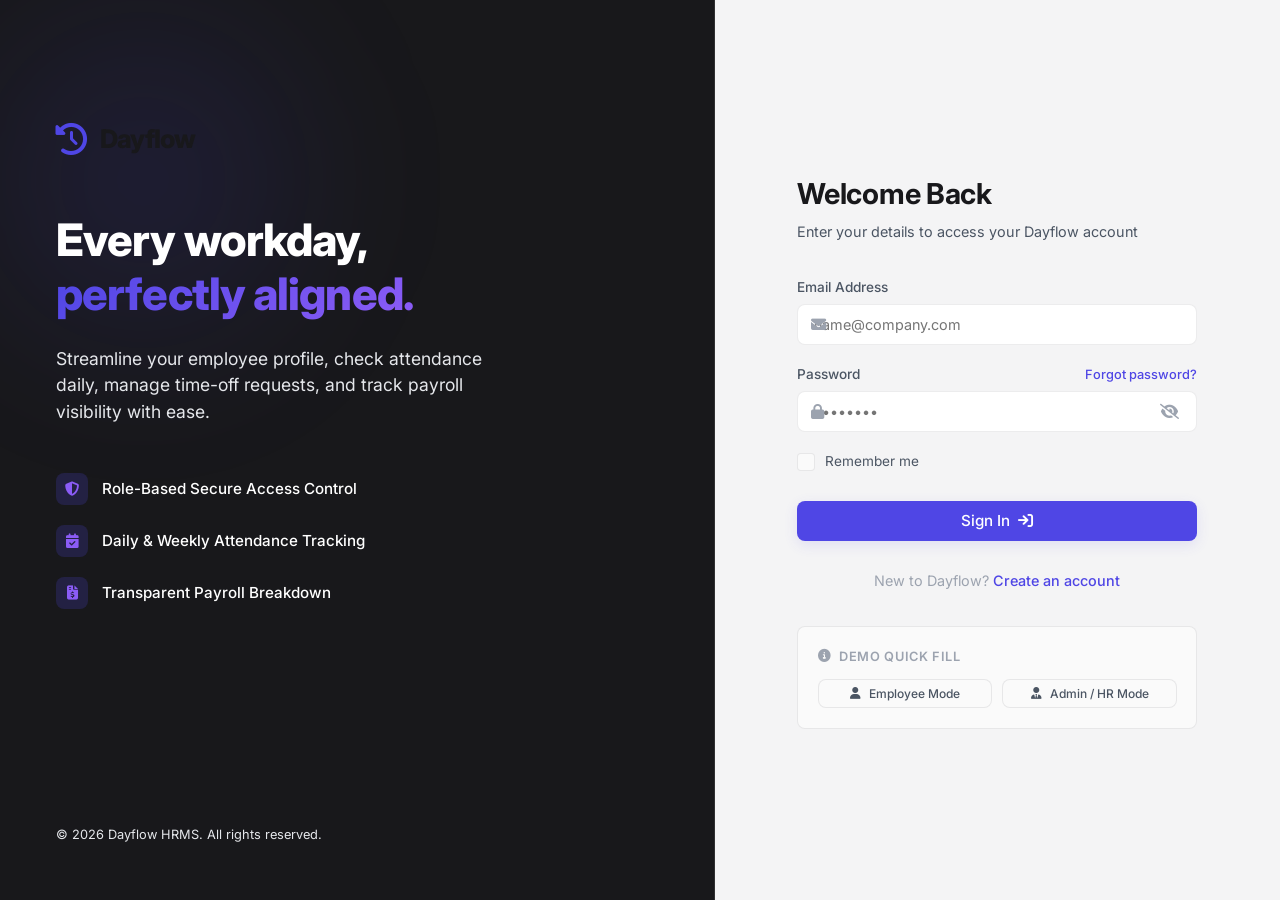
<file: frontend/index.html>
<!DOCTYPE html>
<html lang="en">
<head>
    <meta charset="UTF-8">
    <meta name="viewport" content="width=device-width, initial-scale=1.0">
    <title>Dayflow HRMS - Sign In</title>
    <meta name="description" content="Sign in to Dayflow Human Resource Management System to manage your profile, track attendance, view payroll, and apply for leaves.">
    <!-- Google Fonts -->
    <link rel="preconnect" href="https://fonts.googleapis.com">
    <link rel="preconnect" href="https://fonts.gstatic.com" crossorigin>
    <link href="https://fonts.googleapis.com/css2?family=Inter:wght@300;400;500;600;700&display=swap" rel="stylesheet">
    <!-- FontAwesome for Icons -->
    <link rel="stylesheet" href="https://cdnjs.cloudflare.com/ajax/libs/font-awesome/6.4.0/css/all.min.css">
    <!-- Custom CSS -->
    <link rel="stylesheet" href="css/global.css">
    <link rel="stylesheet" href="css/auth.css">
</head>
<body>
    <div class="auth-container">
        <!-- Left Branding Panel -->
        <div class="auth-brand-panel">
            <div class="brand-bg-glow"></div>
            <div class="brand-content">
                <div class="logo-wrapper">
                    <i class="fa-solid fa-clock-rotate-left logo-icon"></i>
                    <span class="logo-text">Dayflow</span>
                </div>
                <h1 class="brand-title">Every workday,<br><span class="highlight">perfectly aligned.</span></h1>
                <p class="brand-subtitle">Streamline your employee profile, check attendance daily, manage time-off requests, and track payroll visibility with ease.</p>
                <div class="brand-features">
                    <div class="feature-item">
                        <i class="fa-solid fa-shield-halved feature-icon"></i>
                        <span>Role-Based Secure Access Control</span>
                    </div>
                    <div class="feature-item">
                        <i class="fa-solid fa-calendar-check feature-icon"></i>
                        <span>Daily & Weekly Attendance Tracking</span>
                    </div>
                    <div class="feature-item">
                        <i class="fa-solid fa-file-invoice-dollar feature-icon"></i>
                        <span>Transparent Payroll Breakdown</span>
                    </div>
                </div>
            </div>
            <div class="brand-footer">
                <span>&copy; 2026 Dayflow HRMS. All rights reserved.</span>
            </div>
        </div>

        <!-- Right Form Panel -->
        <div class="auth-form-panel">
            <div class="form-wrapper">
                <div class="form-header">
                    <h2>Welcome Back</h2>
                    <p>Enter your details to access your Dayflow account</p>
                </div>
                
                <form id="signin-form" class="auth-form">
                    <div class="input-group">
                        <label for="signin-email">Email Address</label>
                        <div class="input-wrapper">
                            <i class="fa-solid fa-envelope field-icon"></i>
                            <input type="email" id="signin-email" placeholder="name@company.com" required>
                        </div>
                    </div>
                    
                    <div class="input-group">
                        <div class="label-row">
                            <label for="signin-password">Password</label>
                            <a href="#" class="forgot-link">Forgot password?</a>
                        </div>
                        <div class="input-wrapper">
                            <i class="fa-solid fa-lock field-icon"></i>
                            <input type="password" id="signin-password" placeholder="••••••••" required>
                            <i class="fa-solid fa-eye-slash toggle-password" id="toggle-pwd-icon"></i>
                        </div>
                    </div>
                    
                    <div class="form-options">
                        <label class="checkbox-container">
                            <input type="checkbox" id="remember-me">
                            <span class="checkmark"></span>
                            Remember me
                        </label>
                    </div>
                    
                    <button type="submit" class="btn btn-primary btn-block">
                        <span>Sign In</span>
                        <i class="fa-solid fa-arrow-right-to-bracket"></i>
                    </button>
                </form>
                
                <div class="form-footer">
                    <p>New to Dayflow? <a href="signup.html">Create an account</a></p>
                </div>

                <!-- Demo login assist panel (Highly recommended for Hackathons) -->
                <div class="demo-login-panel">
                    <div class="demo-title">
                        <i class="fa-solid fa-circle-info"></i>
                        <span>Demo Quick Fill</span>
                    </div>
                    <div class="demo-buttons">
                        <button type="button" class="btn btn-secondary btn-sm" id="btn-demo-employee">
                            <i class="fa-solid fa-user"></i> Employee Mode
                        </button>
                        <button type="button" class="btn btn-secondary btn-sm" id="btn-demo-admin">
                            <i class="fa-solid fa-user-tie"></i> Admin / HR Mode
                        </button>
                    </div>
                </div>
            </div>
        </div>
    </div>

    <!-- Toast Notifications Container -->
    <div id="toast-container" class="toast-container"></div>

    <!-- Core Scripts -->
    <script src="js/api.js"></script>

    <script src="js/auth.js"></script>
    <script>
        document.addEventListener('DOMContentLoaded', async () => {
            // Check if already logged in and redirect accordingly
            if (Auth.isAuthenticated()) {
                const res = await Api.get('/auth/me');
                if (res.success) {
                    const user = res.data;
                    const role = user.role ? user.role.name.toLowerCase() : 'employee';
                    if (role === 'admin' || role === 'hr') {
                        window.location.href = 'admin/dashboard.html';
                    } else {
                        window.location.href = 'employee/dashboard.html';
                    }
                }
            }
        });
    </script>
</body>
</html>
</file>
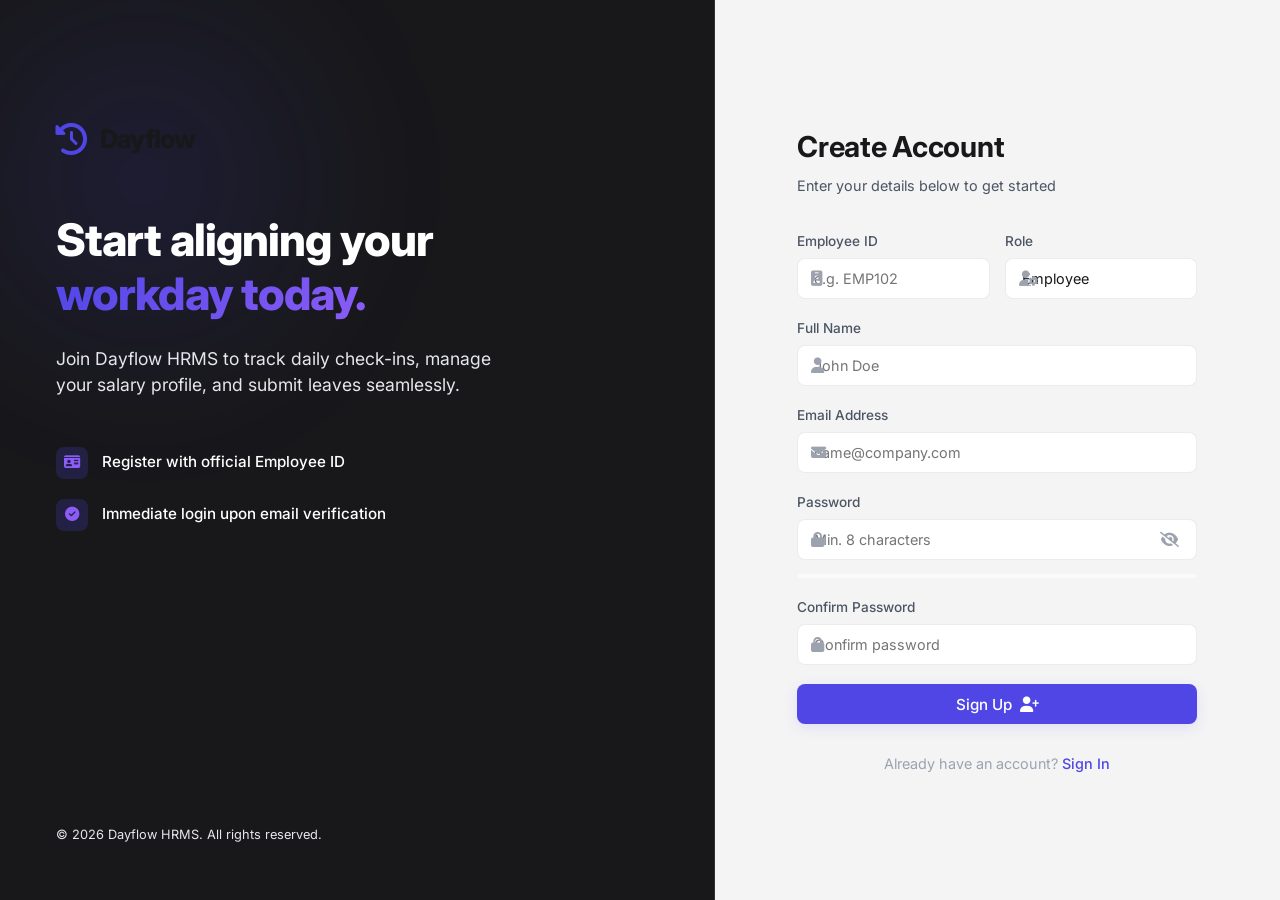
<file: frontend/signup.html>
<!DOCTYPE html>
<html lang="en">
<head>
    <meta charset="UTF-8">
    <meta name="viewport" content="width=device-width, initial-scale=1.0">
    <title>Dayflow HRMS - Sign Up</title>
    <meta name="description" content="Register an account on Dayflow HRMS to access employee and manager HR dashboards.">
    <!-- Google Fonts -->
    <link rel="preconnect" href="https://fonts.googleapis.com">
    <link rel="preconnect" href="https://fonts.gstatic.com" crossorigin>
    <link href="https://fonts.googleapis.com/css2?family=Inter:wght@300;400;500;600;700&display=swap" rel="stylesheet">
    <!-- FontAwesome for Icons -->
    <link rel="stylesheet" href="https://cdnjs.cloudflare.com/ajax/libs/font-awesome/6.4.0/css/all.min.css">
    <!-- Custom CSS -->
    <link rel="stylesheet" href="css/global.css">
    <link rel="stylesheet" href="css/auth.css">
</head>
<body>
    <div class="auth-container">
        <!-- Left Branding Panel -->
        <div class="auth-brand-panel">
            <div class="brand-bg-glow"></div>
            <div class="brand-content">
                <div class="logo-wrapper">
                    <i class="fa-solid fa-clock-rotate-left logo-icon"></i>
                    <span class="logo-text">Dayflow</span>
                </div>
                <h1 class="brand-title">Start aligning your<br><span class="highlight">workday today.</span></h1>
                <p class="brand-subtitle">Join Dayflow HRMS to track daily check-ins, manage your salary profile, and submit leaves seamlessly.</p>
                <div class="brand-features">
                    <div class="feature-item">
                        <i class="fa-solid fa-id-card feature-icon"></i>
                        <span>Register with official Employee ID</span>
                    </div>
                    <div class="feature-item">
                        <i class="fa-solid fa-circle-check feature-icon"></i>
                        <span>Immediate login upon email verification</span>
                    </div>
                </div>
            </div>
            <div class="brand-footer">
                <span>&copy; 2026 Dayflow HRMS. All rights reserved.</span>
            </div>
        </div>

        <!-- Right Form Panel -->
        <div class="auth-form-panel">
            <div class="form-wrapper">
                <div class="form-header">
                    <h2>Create Account</h2>
                    <p>Enter your details below to get started</p>
                </div>
                
                <form id="signup-form" class="auth-form">
                    <div class="input-row-flex">
                        <div class="input-group">
                            <label for="signup-empid">Employee ID</label>
                            <div class="input-wrapper">
                                <i class="fa-solid fa-id-badge field-icon"></i>
                                <input type="text" id="signup-empid" placeholder="e.g. EMP102" required>
                            </div>
                        </div>

                        <div class="input-group">
                            <label for="signup-role">Role</label>
                            <div class="input-wrapper">
                                <i class="fa-solid fa-user-gear field-icon"></i>
                                <select id="signup-role" required>
                                    <option value="employee" selected>Employee</option>
                                    <option value="hr">Admin / HR Officer</option>
                                </select>
                            </div>
                        </div>
                    </div>

                    <div class="input-group">
                        <label for="signup-name">Full Name</label>
                        <div class="input-wrapper">
                            <i class="fa-solid fa-user field-icon"></i>
                            <input type="text" id="signup-name" placeholder="John Doe" required>
                        </div>
                    </div>

                    <div class="input-group">
                        <label for="signup-email">Email Address</label>
                        <div class="input-wrapper">
                            <i class="fa-solid fa-envelope field-icon"></i>
                            <input type="email" id="signup-email" placeholder="name@company.com" required>
                        </div>
                    </div>
                    
                    <div class="input-group">
                        <label for="signup-password">Password</label>
                        <div class="input-wrapper">
                            <i class="fa-solid fa-lock field-icon"></i>
                            <input type="password" id="signup-password" placeholder="Min. 8 characters" required>
                            <i class="fa-solid fa-eye-slash toggle-password" id="toggle-signup-pwd"></i>
                        </div>
                        <div class="password-strength-bar" id="pwd-strength"></div>
                    </div>

                    <div class="input-group">
                        <label for="signup-confirm-password">Confirm Password</label>
                        <div class="input-wrapper">
                            <i class="fa-solid fa-lock field-icon"></i>
                            <input type="password" id="signup-confirm-password" placeholder="Confirm password" required>
                        </div>
                    </div>
                    
                    <button type="submit" class="btn btn-primary btn-block">
                        <span>Sign Up</span>
                        <i class="fa-solid fa-user-plus"></i>
                    </button>
                </form>
                
                <div class="form-footer">
                    <p>Already have an account? <a href="index.html">Sign In</a></p>
                </div>
            </div>
        </div>
    </div>

    <!-- Toast Notifications Container -->
    <div id="toast-container" class="toast-container"></div>

    <!-- Verification Modal -->
    <div id="verify-modal" class="modal">
        <div class="modal-content glass-card">
            <div class="modal-header">
                <i class="fa-solid fa-paper-plane modal-icon animate-bounce"></i>
                <h3>Verify Your Email</h3>
            </div>
            <div class="modal-body">
                <p>We've sent a verification link to <strong id="verify-email-text">user@company.com</strong>. Please check your inbox and click the verification button to activate your account.</p>
                <div class="verification-simulation-box">
                    <p class="sim-note"><i class="fa-solid fa-wand-magic-sparkles"></i> <strong>Hackathon Mode:</strong> You can simulate verification success below to complete signup instantly.</p>
                    <button class="btn btn-success" id="btn-simulate-verify">Verify Email Now</button>
                </div>
            </div>
        </div>
    </div>

    <!-- Core Scripts -->

    <script src="js/auth.js"></script>
</body>
</html>
</file>
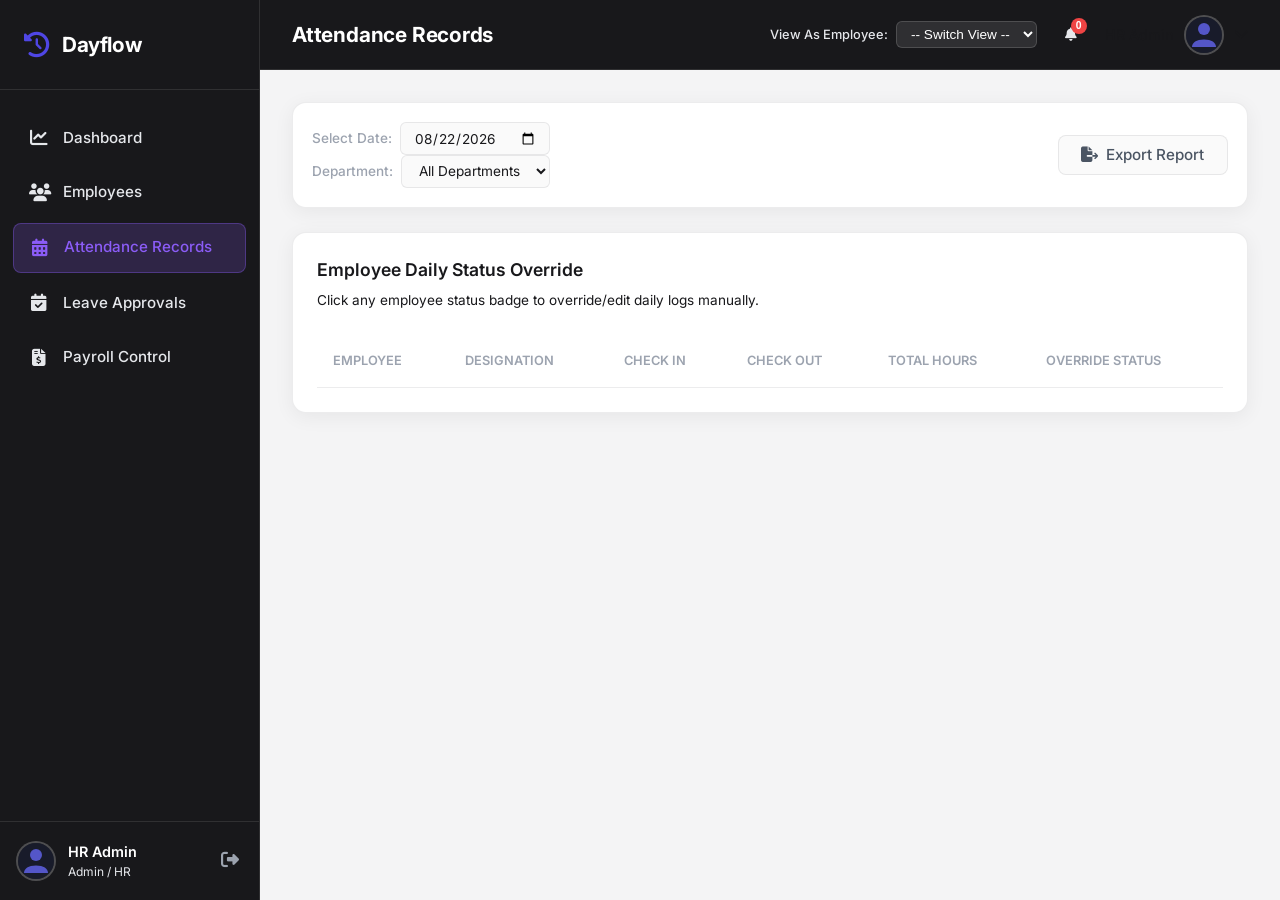
<file: frontend/admin/attendance.html>
<!DOCTYPE html>
<html lang="en">
<head>
    <meta charset="UTF-8">
    <meta name="viewport" content="width=device-width, initial-scale=1.0">
    <title>Dayflow - Employee Attendance Records</title>
    <!-- Google Fonts -->
    <link rel="preconnect" href="https://fonts.googleapis.com">
    <link rel="preconnect" href="https://fonts.gstatic.com" crossorigin>
    <link href="https://fonts.googleapis.com/css2?family=Inter:wght@300;400;500;600;700&display=swap" rel="stylesheet">
    <!-- FontAwesome for Icons -->
    <link rel="stylesheet" href="https://cdnjs.cloudflare.com/ajax/libs/font-awesome/6.4.0/css/all.min.css">
    <!-- Custom CSS -->
    <link rel="stylesheet" href="../css/global.css">
    <link rel="stylesheet" href="../css/attendance.css">
</head>
<body>
    <div class="app-layout">
        <!-- Sidebar Navigation -->
        <aside class="sidebar" id="sidebar-container">
            <div class="sidebar-brand">
                <i class="fa-solid fa-clock-rotate-left brand-icon"></i>
                <span class="brand-name">Dayflow</span>
            </div>
            
            <nav class="sidebar-menu">
                <a href="dashboard.html" class="menu-item">
                    <i class="fa-solid fa-chart-line"></i>
                    <span>Dashboard</span>
                </a>
                <a href="employees.html" class="menu-item">
                    <i class="fa-solid fa-users"></i>
                    <span>Employees</span>
                </a>
                <a href="attendance.html" class="menu-item active">
                    <i class="fa-solid fa-calendar-days"></i>
                    <span>Attendance Records</span>
                </a>
                <a href="leave-approvals.html" class="menu-item">
                    <i class="fa-solid fa-calendar-check"></i>
                    <span>Leave Approvals</span>
                </a>
                <a href="payroll.html" class="menu-item">
                    <i class="fa-solid fa-file-invoice-dollar"></i>
                    <span>Payroll Control</span>
                </a>
            </nav>

            <div class="sidebar-user">
                <div class="user-avatar-mini" id="sidebar-avatar">
                    <img src="../assets/avatar-placeholder.svg" alt="Profile" id="sidebar-avatar-img">
                </div>
                <div class="user-details-mini">
                    <span class="user-name-mini" id="sidebar-user-name">HR Admin</span>
                    <span class="user-role-mini">Admin / HR</span>
                </div>
                <button class="btn-logout-mini" id="btn-sidebar-logout" title="Log Out">
                    <i class="fa-solid fa-right-from-bracket"></i>
                </button>
            </div>
        </aside>

        <!-- Main Wrapper -->
        <div class="main-wrapper">
            <!-- Topbar Header -->
            <header class="topbar">
                <div class="topbar-left">
                    <button class="sidebar-toggle" id="btn-sidebar-toggle">
                        <i class="fa-solid fa-bars"></i>
                    </button>
                    <h1 class="page-title">Attendance Records</h1>
                </div>
                <div class="topbar-right">
                    <!-- Switch View Dropdown -->
                    <div class="switch-employee-view">
                        <label for="admin-switch-employee">View As Employee:</label>
                        <select id="admin-switch-employee">
                            <option value="">-- Switch View --</option>
                            <!-- Options filled dynamically -->
                        </select>
                    </div>

                    <!-- Notification Bell -->
                    <div class="notification-dropdown">
                        <button class="icon-btn" id="btn-notifications">
                            <i class="fa-solid fa-bell"></i>
                            <span class="badge" id="notif-badge">0</span>
                        </button>
                        <div class="notif-menu glass-card" id="notif-menu">
                            <div class="notif-header">
                                <h3>Notifications</h3>
                                <button id="btn-clear-notif">Clear all</button>
                            </div>
                            <div class="notif-list" id="notif-list">
                                <p class="empty-notif">No new notifications</p>
                            </div>
                        </div>
                    </div>

                    <!-- Profile Dropdown -->
                    <div class="profile-menu-container">
                        <button class="profile-trigger" id="btn-profile-trigger">
                            <span class="profile-name" id="topbar-user-name">HR Admin</span>
                            <div class="user-avatar-mini">
                                <img src="../assets/avatar-placeholder.svg" alt="Profile" id="topbar-avatar-img">
                            </div>
                            <i class="fa-solid fa-chevron-down"></i>
                        </button>
                        <div class="dropdown-menu glass-card" id="profile-dropdown">
                            <button id="btn-topbar-logout" class="dropdown-logout-btn"><i class="fa-solid fa-right-from-bracket"></i> Log Out</button>
                        </div>
                    </div>
                </div>
            </header>

            <!-- Main Body Content -->
            <main class="content-body">
                <!-- Controls and filter -->
                <div class="attendance-control-bar glass-card">
                    <div class="control-left">
                        <div class="date-picker-wrapper">
                            <label for="admin-att-date">Select Date:</label>
                            <input type="date" id="admin-att-date" value="2026-08-22">
                        </div>
                        <div class="dept-picker-wrapper">
                            <label for="admin-att-dept">Department:</label>
                            <select id="admin-att-dept">
                                <option value="">All Departments</option>
                                <option value="Engineering">Engineering</option>
                                <option value="Design">Design</option>
                                <option value="Marketing">Marketing</option>
                                <option value="HR">HR</option>
                            </select>
                        </div>
                    </div>
                    <div class="control-right">
                        <button class="btn btn-secondary" id="btn-export-att">
                            <i class="fa-solid fa-file-export"></i> Export Report
                        </button>
                    </div>
                </div>

                <!-- Main Grid Block (Matches Excalidraw Section 3 - HR View) -->
                <div class="glass-card attendance-grid-card">
                    <div class="grid-header-row">
                        <h3>Employee Daily Status Override</h3>
                        <span class="text-muted">Click any employee status badge to override/edit daily logs manually.</span>
                    </div>
                    
                    <div class="table-responsive">
                        <table class="admin-att-table">
                            <thead>
                                <tr>
                                    <th>Employee</th>
                                    <th>Designation</th>
                                    <th>Check In</th>
                                    <th>Check Out</th>
                                    <th>Total Hours</th>
                                    <th>Override Status</th>
                                </tr>
                            </thead>
                            <tbody id="admin-att-tbody">
                                <!-- Populated dynamically by JS -->
                            </tbody>
                        </table>
                    </div>
                </div>
            </main>
        </div>
    </div>

    <!-- Toast Notifications Container -->
    <div id="toast-container" class="toast-container"></div>

    <!-- Core Scripts -->

    <script src="../js/auth.js"></script>
    <script src="../js/components.js"></script>
    <script src="../js/attendance.js"></script>
    <script>
        document.addEventListener('DOMContentLoaded', () => {
            Auth.guardRoute('admin');
        });
    </script>
</body>
</html>
</file>
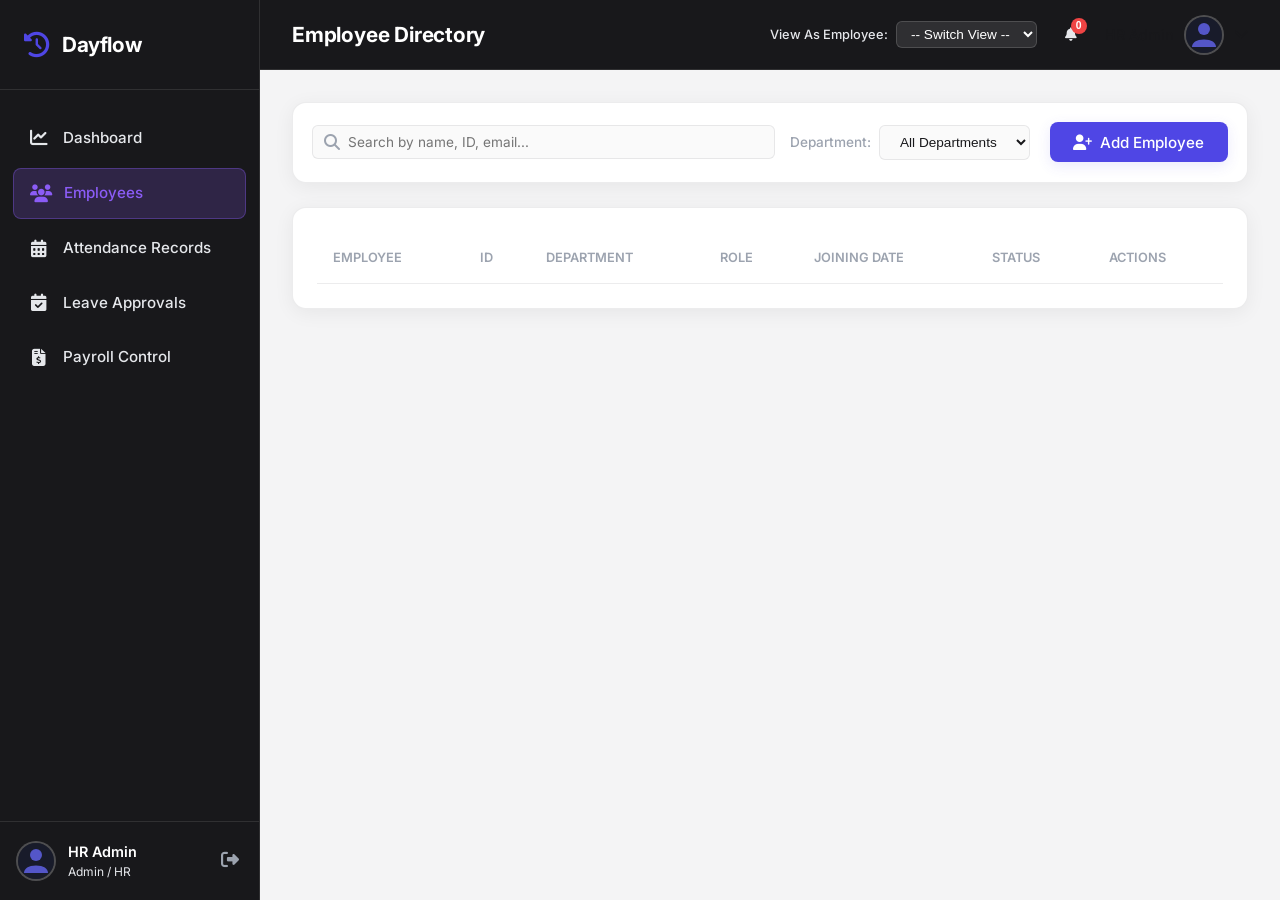
<file: frontend/admin/employees.html>
<!DOCTYPE html>
<html lang="en">
<head>
    <meta charset="UTF-8">
    <meta name="viewport" content="width=device-width, initial-scale=1.0">
    <title>Dayflow - Employee Directory</title>
    <!-- Google Fonts -->
    <link rel="preconnect" href="https://fonts.googleapis.com">
    <link rel="preconnect" href="https://fonts.gstatic.com" crossorigin>
    <link href="https://fonts.googleapis.com/css2?family=Inter:wght@300;400;500;600;700&display=swap" rel="stylesheet">
    <!-- FontAwesome for Icons -->
    <link rel="stylesheet" href="https://cdnjs.cloudflare.com/ajax/libs/font-awesome/6.4.0/css/all.min.css">
    <!-- Custom CSS -->
    <link rel="stylesheet" href="../css/global.css">
    <link rel="stylesheet" href="../css/profile.css">
</head>
<body>
    <div class="app-layout">
        <!-- Sidebar Navigation -->
        <aside class="sidebar" id="sidebar-container">
            <div class="sidebar-brand">
                <i class="fa-solid fa-clock-rotate-left brand-icon"></i>
                <span class="brand-name">Dayflow</span>
            </div>
            
            <nav class="sidebar-menu">
                <a href="dashboard.html" class="menu-item">
                    <i class="fa-solid fa-chart-line"></i>
                    <span>Dashboard</span>
                </a>
                <a href="employees.html" class="menu-item active">
                    <i class="fa-solid fa-users"></i>
                    <span>Employees</span>
                </a>
                <a href="attendance.html" class="menu-item">
                    <i class="fa-solid fa-calendar-days"></i>
                    <span>Attendance Records</span>
                </a>
                <a href="leave-approvals.html" class="menu-item">
                    <i class="fa-solid fa-calendar-check"></i>
                    <span>Leave Approvals</span>
                </a>
                <a href="payroll.html" class="menu-item">
                    <i class="fa-solid fa-file-invoice-dollar"></i>
                    <span>Payroll Control</span>
                </a>
            </nav>

            <div class="sidebar-user">
                <div class="user-avatar-mini" id="sidebar-avatar">
                    <img src="../assets/avatar-placeholder.svg" alt="Profile" id="sidebar-avatar-img">
                </div>
                <div class="user-details-mini">
                    <span class="user-name-mini" id="sidebar-user-name">HR Admin</span>
                    <span class="user-role-mini">Admin / HR</span>
                </div>
                <button class="btn-logout-mini" id="btn-sidebar-logout" title="Log Out">
                    <i class="fa-solid fa-right-from-bracket"></i>
                </button>
            </div>
        </aside>

        <!-- Main Wrapper -->
        <div class="main-wrapper">
            <!-- Topbar Header -->
            <header class="topbar">
                <div class="topbar-left">
                    <button class="sidebar-toggle" id="btn-sidebar-toggle">
                        <i class="fa-solid fa-bars"></i>
                    </button>
                    <h1 class="page-title">Employee Directory</h1>
                </div>
                <div class="topbar-right">
                    <!-- Switch View Dropdown -->
                    <div class="switch-employee-view">
                        <label for="admin-switch-employee">View As Employee:</label>
                        <select id="admin-switch-employee">
                            <option value="">-- Switch View --</option>
                            <!-- Options filled dynamically -->
                        </select>
                    </div>

                    <!-- Notification Bell -->
                    <div class="notification-dropdown">
                        <button class="icon-btn" id="btn-notifications">
                            <i class="fa-solid fa-bell"></i>
                            <span class="badge" id="notif-badge">0</span>
                        </button>
                        <div class="notif-menu glass-card" id="notif-menu">
                            <div class="notif-header">
                                <h3>Notifications</h3>
                                <button id="btn-clear-notif">Clear all</button>
                            </div>
                            <div class="notif-list" id="notif-list">
                                <p class="empty-notif">No new notifications</p>
                            </div>
                        </div>
                    </div>

                    <!-- Profile Dropdown -->
                    <div class="profile-menu-container">
                        <button class="profile-trigger" id="btn-profile-trigger">
                            <span class="profile-name" id="topbar-user-name">HR Admin</span>
                            <div class="user-avatar-mini">
                                <img src="../assets/avatar-placeholder.svg" alt="Profile" id="topbar-avatar-img">
                            </div>
                            <i class="fa-solid fa-chevron-down"></i>
                        </button>
                        <div class="dropdown-menu glass-card" id="profile-dropdown">
                            <button id="btn-topbar-logout" class="dropdown-logout-btn"><i class="fa-solid fa-right-from-bracket"></i> Log Out</button>
                        </div>
                    </div>
                </div>
            </header>

            <!-- Main Body Content -->
            <main class="content-body">
                <!-- Controls Row -->
                <div class="directory-control-bar glass-card">
                    <div class="control-left">
                        <div class="search-box-wrapper">
                            <i class="fa-solid fa-magnifying-glass search-icon"></i>
                            <input type="text" id="employee-search" placeholder="Search by name, ID, email...">
                        </div>
                        <div class="filter-box-wrapper">
                            <label for="dept-filter">Department:</label>
                            <select id="dept-filter">
                                <option value="">All Departments</option>
                                <option value="Engineering">Engineering</option>
                                <option value="Design">Design</option>
                                <option value="Marketing">Marketing</option>
                                <option value="HR">HR</option>
                            </select>
                        </div>
                    </div>
                    <button class="btn btn-primary" id="btn-add-employee">
                        <i class="fa-solid fa-user-plus"></i> Add Employee
                    </button>
                </div>

                <!-- Directory Grid Table -->
                <div class="glass-card directory-table-card">
                    <div class="table-responsive">
                        <table class="directory-table">
                            <thead>
                                <tr>
                                    <th>Employee</th>
                                    <th>ID</th>
                                    <th>Department</th>
                                    <th>Role</th>
                                    <th>Joining Date</th>
                                    <th>Status</th>
                                    <th>Actions</th>
                                </tr>
                            </thead>
                            <tbody id="directory-tbody">
                                <!-- Filled dynamically by JS -->
                            </tbody>
                        </table>
                    </div>
                </div>
            </main>
        </div>
    </div>

    <!-- Toast Notifications Container -->
    <div id="toast-container" class="toast-container"></div>

    <!-- Add Employee Modal Form -->
    <div id="add-employee-modal" class="modal">
        <div class="modal-content glass-card">
            <div class="modal-header">
                <h3>Add New Employee</h3>
                <button class="close-btn" id="close-add-modal">&times;</button>
            </div>
            <div class="modal-body">
                <form id="add-employee-form" class="modal-form-grid">
                    <div class="input-group">
                        <label for="new-empid">Employee ID</label>
                        <input type="text" id="new-empid" placeholder="e.g. EMP005" required>
                    </div>

                    <div class="input-group">
                        <label for="new-name">Full Name</label>
                        <input type="text" id="new-name" placeholder="John Doe" required>
                    </div>

                    <div class="input-group">
                        <label for="new-email">Email Address</label>
                        <input type="email" id="new-email" placeholder="john@company.com" required>
                    </div>

                    <div class="input-group">
                        <label for="new-role">Role Group</label>
                        <select id="new-role" required>
                            <option value="employee" selected>Employee</option>
                            <option value="hr">Admin / HR Officer</option>
                        </select>
                    </div>

                    <div class="input-group">
                        <label for="new-dept">Department</label>
                        <select id="new-dept" required>
                            <option value="Engineering">Engineering</option>
                            <option value="Design">Design</option>
                            <option value="Marketing">Marketing</option>
                            <option value="HR">HR</option>
                        </select>
                    </div>

                    <div class="input-group">
                        <label for="new-designation">Designation Title</label>
                        <input type="text" id="new-designation" placeholder="e.g. Frontend Engineer" required>
                    </div>

                    <div class="input-group">
                        <label for="new-joining">Date of Joining</label>
                        <input type="date" id="new-joining" required>
                    </div>

                    <div class="input-group">
                        <label for="new-salary">Annual CTC ($)</label>
                        <input type="number" id="new-salary" placeholder="e.g. 90000" min="0" required>
                    </div>

                    <div class="form-actions-full">
                        <button type="submit" class="btn btn-primary btn-block">Create Profile</button>
                    </div>
                </form>
            </div>
        </div>
    </div>

    <!-- Core Scripts -->

    <script src="../js/auth.js"></script>
    <script src="../js/components.js"></script>
    <script src="../js/profile.js"></script>
    <script>
        document.addEventListener('DOMContentLoaded', () => {
            Auth.guardRoute('admin');
        });
    </script>
</body>
</html>
</file>
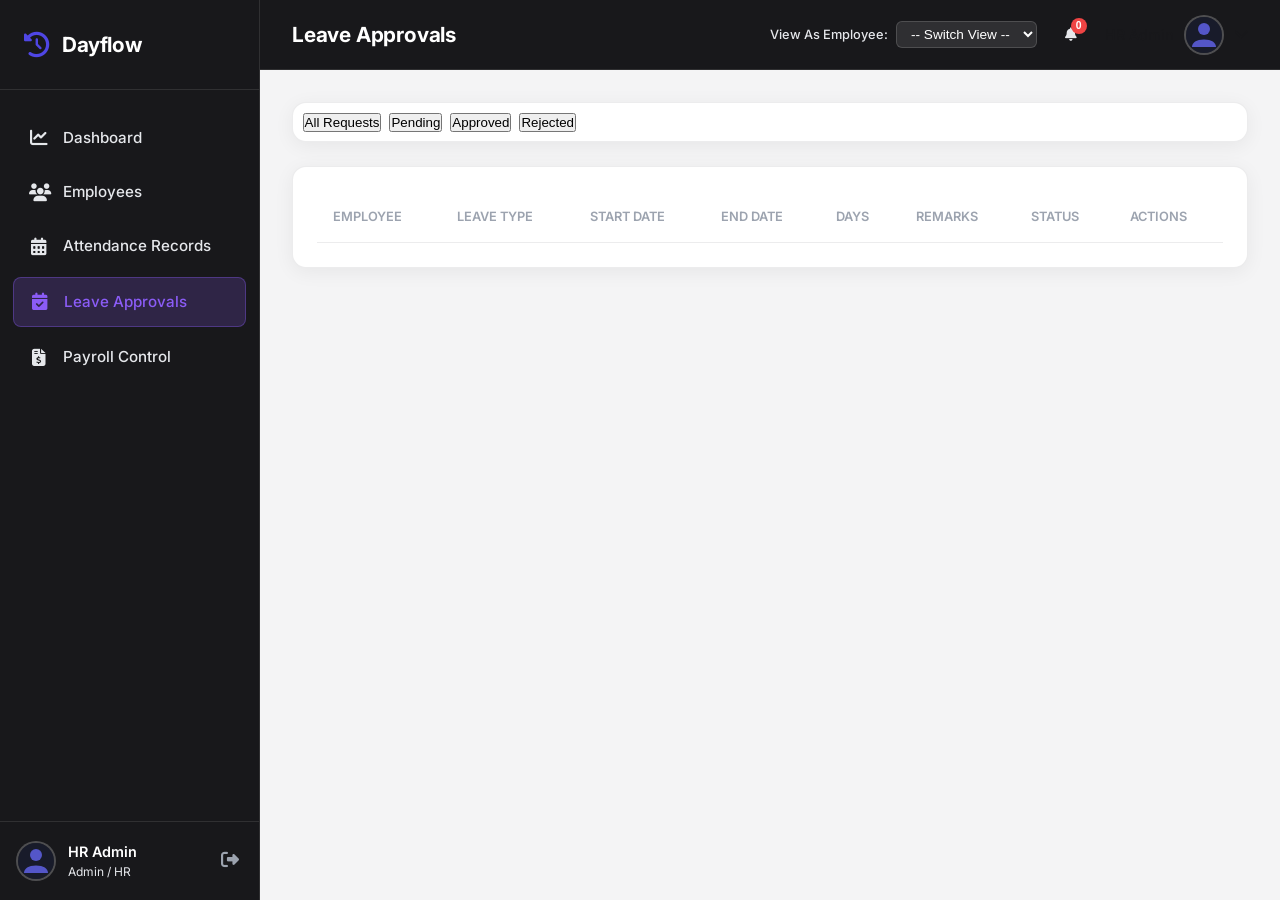
<file: frontend/admin/leave-approvals.html>
<!DOCTYPE html>
<html lang="en">
<head>
    <meta charset="UTF-8">
    <meta name="viewport" content="width=device-width, initial-scale=1.0">
    <title>Dayflow - Admin Leave Approvals</title>
    <!-- Google Fonts -->
    <link rel="preconnect" href="https://fonts.googleapis.com">
    <link rel="preconnect" href="https://fonts.gstatic.com" crossorigin>
    <link href="https://fonts.googleapis.com/css2?family=Inter:wght@300;400;500;600;700&display=swap" rel="stylesheet">
    <!-- FontAwesome for Icons -->
    <link rel="stylesheet" href="https://cdnjs.cloudflare.com/ajax/libs/font-awesome/6.4.0/css/all.min.css">
    <!-- Custom CSS -->
    <link rel="stylesheet" href="../css/global.css">
    <link rel="stylesheet" href="../css/leave.css">
</head>
<body>
    <div class="app-layout">
        <!-- Sidebar Navigation -->
        <aside class="sidebar" id="sidebar-container">
            <div class="sidebar-brand">
                <i class="fa-solid fa-clock-rotate-left brand-icon"></i>
                <span class="brand-name">Dayflow</span>
            </div>
            
            <nav class="sidebar-menu">
                <a href="dashboard.html" class="menu-item">
                    <i class="fa-solid fa-chart-line"></i>
                    <span>Dashboard</span>
                </a>
                <a href="employees.html" class="menu-item">
                    <i class="fa-solid fa-users"></i>
                    <span>Employees</span>
                </a>
                <a href="attendance.html" class="menu-item">
                    <i class="fa-solid fa-calendar-days"></i>
                    <span>Attendance Records</span>
                </a>
                <a href="leave-approvals.html" class="menu-item active">
                    <i class="fa-solid fa-calendar-check"></i>
                    <span>Leave Approvals</span>
                </a>
                <a href="payroll.html" class="menu-item">
                    <i class="fa-solid fa-file-invoice-dollar"></i>
                    <span>Payroll Control</span>
                </a>
            </nav>

            <div class="sidebar-user">
                <div class="user-avatar-mini" id="sidebar-avatar">
                    <img src="../assets/avatar-placeholder.svg" alt="Profile" id="sidebar-avatar-img">
                </div>
                <div class="user-details-mini">
                    <span class="user-name-mini" id="sidebar-user-name">HR Admin</span>
                    <span class="user-role-mini">Admin / HR</span>
                </div>
                <button class="btn-logout-mini" id="btn-sidebar-logout" title="Log Out">
                    <i class="fa-solid fa-right-from-bracket"></i>
                </button>
            </div>
        </aside>

        <!-- Main Wrapper -->
        <div class="main-wrapper">
            <!-- Topbar Header -->
            <header class="topbar">
                <div class="topbar-left">
                    <button class="sidebar-toggle" id="btn-sidebar-toggle">
                        <i class="fa-solid fa-bars"></i>
                    </button>
                    <h1 class="page-title">Leave Approvals</h1>
                </div>
                <div class="topbar-right">
                    <!-- Switch View Dropdown -->
                    <div class="switch-employee-view">
                        <label for="admin-switch-employee">View As Employee:</label>
                        <select id="admin-switch-employee">
                            <option value="">-- Switch View --</option>
                            <!-- Options filled dynamically -->
                        </select>
                    </div>

                    <!-- Notification Bell -->
                    <div class="notification-dropdown">
                        <button class="icon-btn" id="btn-notifications">
                            <i class="fa-solid fa-bell"></i>
                            <span class="badge" id="notif-badge">0</span>
                        </button>
                        <div class="notif-menu glass-card" id="notif-menu">
                            <div class="notif-header">
                                <h3>Notifications</h3>
                                <button id="btn-clear-notif">Clear all</button>
                            </div>
                            <div class="notif-list" id="notif-list">
                                <p class="empty-notif">No new notifications</p>
                            </div>
                        </div>
                    </div>

                    <!-- Profile Dropdown -->
                    <div class="profile-menu-container">
                        <button class="profile-trigger" id="btn-profile-trigger">
                            <span class="profile-name" id="topbar-user-name">HR Admin</span>
                            <div class="user-avatar-mini">
                                <img src="../assets/avatar-placeholder.svg" alt="Profile" id="topbar-avatar-img">
                            </div>
                            <i class="fa-solid fa-chevron-down"></i>
                        </button>
                        <div class="dropdown-menu glass-card" id="profile-dropdown">
                            <button id="btn-topbar-logout" class="dropdown-logout-btn"><i class="fa-solid fa-right-from-bracket"></i> Log Out</button>
                        </div>
                    </div>
                </div>
            </header>

            <!-- Main Body Content -->
            <main class="content-body">
                <!-- Status Tab Filter Headers -->
                <div class="leave-approvals-tabs-card glass-card">
                    <div class="tabs-row" id="leave-tabs-row">
                        <button class="tab-btn active" data-filter="all">All Requests</button>
                        <button class="tab-btn" data-filter="Pending">Pending</button>
                        <button class="tab-btn" data-filter="Approved">Approved</button>
                        <button class="tab-btn" data-filter="Rejected">Rejected</button>
                    </div>
                </div>

                <!-- Requests List Table Panel (Matches Excalidraw Section 4) -->
                <div class="glass-card approvals-table-card">
                    <div class="table-responsive">
                        <table class="approvals-table">
                            <thead>
                                <tr>
                                    <th>Employee</th>
                                    <th>Leave Type</th>
                                    <th>Start Date</th>
                                    <th>End Date</th>
                                    <th>Days</th>
                                    <th>Remarks</th>
                                    <th>Status</th>
                                    <th>Actions</th>
                                </tr>
                            </thead>
                            <tbody id="approvals-tbody">
                                <!-- Populated dynamically by JS -->
                            </tbody>
                        </table>
                    </div>
                </div>
            </main>
        </div>
    </div>

    <!-- Toast Notifications Container -->
    <div id="toast-container" class="toast-container"></div>

    <!-- Action Decision Remarks Modal -->
    <div id="decision-modal" class="modal">
        <div class="modal-content glass-card">
            <div class="modal-header">
                <h3 id="decision-modal-title">Leave Request Decision</h3>
                <button class="close-btn" id="close-decision-modal">&times;</button>
            </div>
            <div class="modal-body">
                <form id="decision-form">
                    <input type="hidden" id="decision-request-id">
                    <input type="hidden" id="decision-type-action"> <!-- 'Approve' or 'Reject' -->
                    <div class="input-group">
                        <label for="decision-comments">Add Comments / Feedback (Optional)</label>
                        <textarea id="decision-comments" rows="3" placeholder="Provide any reason or additional instructions..."></textarea>
                    </div>
                    <button type="submit" class="btn btn-block" id="btn-decision-submit">Confirm Decision</button>
                </form>
            </div>
        </div>
    </div>

    <!-- Core Scripts -->

    <script src="../js/auth.js"></script>
    <script src="../js/components.js"></script>
    <script src="../js/leave.js"></script>
    <script>
        document.addEventListener('DOMContentLoaded', () => {
            Auth.guardRoute('admin');
        });
    </script>
</body>
</html>
</file>
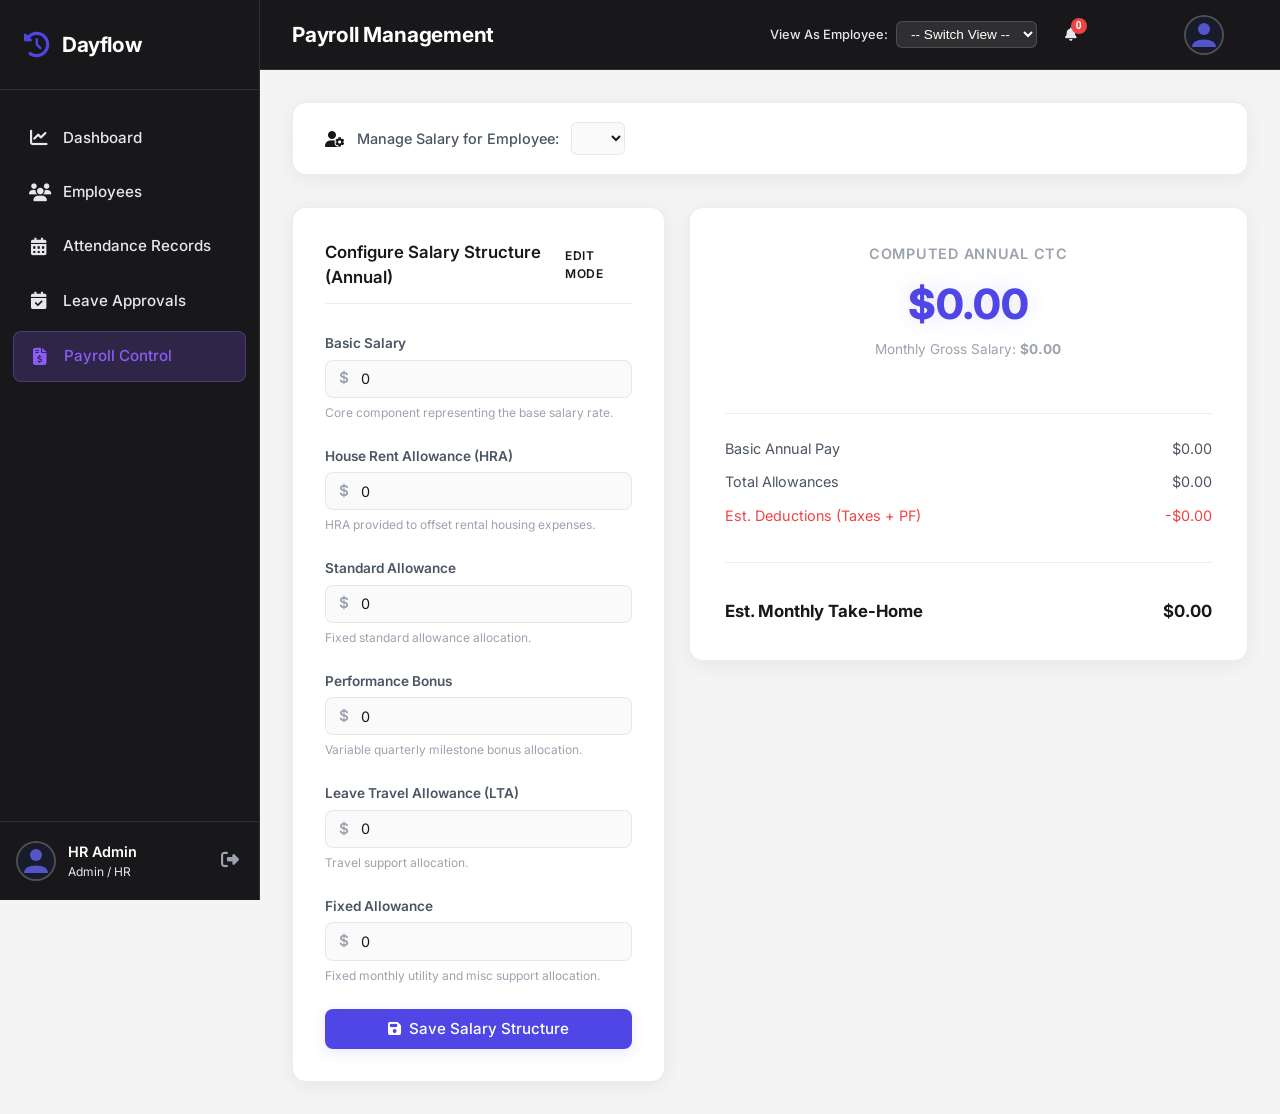
<file: frontend/admin/payroll.html>
<!DOCTYPE html>
<html lang="en">
<head>
    <meta charset="UTF-8">
    <meta name="viewport" content="width=device-width, initial-scale=1.0">
    <title>Dayflow - Admin Payroll Control</title>
    <!-- Google Fonts -->
    <link rel="preconnect" href="https://fonts.googleapis.com">
    <link rel="preconnect" href="https://fonts.gstatic.com" crossorigin>
    <link href="https://fonts.googleapis.com/css2?family=Inter:wght@300;400;500;600;700&display=swap" rel="stylesheet">
    <!-- FontAwesome for Icons -->
    <link rel="stylesheet" href="https://cdnjs.cloudflare.com/ajax/libs/font-awesome/6.4.0/css/all.min.css">
    <!-- Custom CSS -->
    <link rel="stylesheet" href="../css/global.css">
    <link rel="stylesheet" href="../css/payroll.css">
</head>
<body>
    <div class="app-layout">
        <!-- Sidebar Navigation -->
        <aside class="sidebar" id="sidebar-container">
            <div class="sidebar-brand">
                <i class="fa-solid fa-clock-rotate-left brand-icon"></i>
                <span class="brand-name">Dayflow</span>
            </div>
            
            <nav class="sidebar-menu">
                <a href="dashboard.html" class="menu-item">
                    <i class="fa-solid fa-chart-line"></i>
                    <span>Dashboard</span>
                </a>
                <a href="employees.html" class="menu-item">
                    <i class="fa-solid fa-users"></i>
                    <span>Employees</span>
                </a>
                <a href="attendance.html" class="menu-item">
                    <i class="fa-solid fa-calendar-days"></i>
                    <span>Attendance Records</span>
                </a>
                <a href="leave-approvals.html" class="menu-item">
                    <i class="fa-solid fa-calendar-check"></i>
                    <span>Leave Approvals</span>
                </a>
                <a href="payroll.html" class="menu-item active">
                    <i class="fa-solid fa-file-invoice-dollar"></i>
                    <span>Payroll Control</span>
                </a>
            </nav>

            <div class="sidebar-user">
                <div class="user-avatar-mini" id="sidebar-avatar">
                    <img src="../assets/avatar-placeholder.svg" alt="Profile" id="sidebar-avatar-img">
                </div>
                <div class="user-details-mini">
                    <span class="user-name-mini" id="sidebar-user-name">HR Admin</span>
                    <span class="user-role-mini">Admin / HR</span>
                </div>
                <button class="btn-logout-mini" id="btn-sidebar-logout" title="Log Out">
                    <i class="fa-solid fa-right-from-bracket"></i>
                </button>
            </div>
        </aside>

        <!-- Main Wrapper -->
        <div class="main-wrapper">
            <!-- Topbar Header -->
            <header class="topbar">
                <div class="topbar-left">
                    <button class="sidebar-toggle" id="btn-sidebar-toggle">
                        <i class="fa-solid fa-bars"></i>
                    </button>
                    <h1 class="page-title">Payroll Management</h1>
                </div>
                <div class="topbar-right">
                    <!-- Switch View Dropdown -->
                    <div class="switch-employee-view">
                        <label for="admin-switch-employee">View As Employee:</label>
                        <select id="admin-switch-employee">
                            <option value="">-- Switch View --</option>
                            <!-- Options filled dynamically -->
                        </select>
                    </div>

                    <!-- Notification Bell -->
                    <div class="notification-dropdown">
                        <button class="icon-btn" id="btn-notifications">
                            <i class="fa-solid fa-bell"></i>
                            <span class="badge" id="notif-badge">0</span>
                        </button>
                        <div class="notif-menu glass-card" id="notif-menu">
                            <div class="notif-header">
                                <h3>Notifications</h3>
                                <button id="btn-clear-notif">Clear all</button>
                            </div>
                            <div class="notif-list" id="notif-list">
                                <p class="empty-notif">No new notifications</p>
                            </div>
                        </div>
                    </div>

                    <!-- Profile Dropdown -->
                    <div class="profile-menu-container">
                        <button class="profile-trigger" id="btn-profile-trigger">
                            <span class="profile-name" id="topbar-user-name">HR Admin</span>
                            <div class="user-avatar-mini">
                                <img src="../assets/avatar-placeholder.svg" alt="Profile" id="topbar-avatar-img">
                            </div>
                            <i class="fa-solid fa-chevron-down"></i>
                        </button>
                        <div class="dropdown-menu glass-card" id="profile-dropdown">
                            <button id="btn-topbar-logout" class="dropdown-logout-btn"><i class="fa-solid fa-right-from-bracket"></i> Log Out</button>
                        </div>
                    </div>
                </div>
            </header>

            <!-- Main Body Content -->
            <main class="content-body">
                <!-- Selector row -->
                <div class="payroll-selector-card glass-card">
                    <div class="selector-left">
                        <i class="fa-solid fa-user-gear text-muted"></i>
                        <label for="payroll-employee-select">Manage Salary for Employee:</label>
                        <select id="payroll-employee-select">
                            <!-- Populated dynamically by JS -->
                        </select>
                    </div>
                </div>

                <!-- Salary Configuration Form -->
                <div class="payroll-grid">
                    <!-- Left Column: Components Inputs (Matches Excalidraw Section 2 Component details) -->
                    <div class="payroll-breakdown-panel">
                        <div class="glass-card breakdown-section-card">
                            <div class="section-title">
                                <h3>Configure Salary Structure (Annual)</h3>
                                <span class="badge badge-primary">Edit mode</span>
                            </div>
                            
                            <form id="salary-structure-form" class="payroll-config-form">
                                <div class="form-input-group">
                                    <label for="cfg-basic">Basic Salary</label>
                                    <div class="input-prefix-wrapper">
                                        <span class="prefix">$</span>
                                        <input type="number" id="cfg-basic" min="0" value="0" required>
                                    </div>
                                    <p class="input-hint">Core component representing the base salary rate.</p>
                                </div>

                                <div class="form-input-group">
                                    <label for="cfg-hra">House Rent Allowance (HRA)</label>
                                    <div class="input-prefix-wrapper">
                                        <span class="prefix">$</span>
                                        <input type="number" id="cfg-hra" min="0" value="0" required>
                                    </div>
                                    <p class="input-hint">HRA provided to offset rental housing expenses.</p>
                                </div>

                                <div class="form-input-group">
                                    <label for="cfg-standard">Standard Allowance</label>
                                    <div class="input-prefix-wrapper">
                                        <span class="prefix">$</span>
                                        <input type="number" id="cfg-standard" min="0" value="0" required>
                                    </div>
                                    <p class="input-hint">Fixed standard allowance allocation.</p>
                                </div>

                                <div class="form-input-group">
                                    <label for="cfg-bonus">Performance Bonus</label>
                                    <div class="input-prefix-wrapper">
                                        <span class="prefix">$</span>
                                        <input type="number" id="cfg-bonus" min="0" value="0" required>
                                    </div>
                                    <p class="input-hint">Variable quarterly milestone bonus allocation.</p>
                                </div>

                                <div class="form-input-group">
                                    <label for="cfg-lta">Leave Travel Allowance (LTA)</label>
                                    <div class="input-prefix-wrapper">
                                        <span class="prefix">$</span>
                                        <input type="number" id="cfg-lta" min="0" value="0" required>
                                    </div>
                                    <p class="input-hint">Travel support allocation.</p>
                                </div>

                                <div class="form-input-group">
                                    <label for="cfg-fixed">Fixed Allowance</label>
                                    <div class="input-prefix-wrapper">
                                        <span class="prefix">$</span>
                                        <input type="number" id="cfg-fixed" min="0" value="0" required>
                                    </div>
                                    <p class="input-hint">Fixed monthly utility and misc support allocation.</p>
                                </div>

                                <button type="submit" class="btn btn-primary btn-block">
                                    <i class="fa-solid fa-floppy-disk"></i> Save Salary Structure
                                </button>
                            </form>
                        </div>
                    </div>

                    <!-- Right Column: Live computed values preview -->
                    <div class="payroll-summary-panel">
                        <div class="glass-card net-pay-large-card sticky-card">
                            <span class="lbl">Computed Annual CTC</span>
                            <h2 class="val" id="cfg-ctc-total">$0.00</h2>
                            <p class="desc">Monthly Gross Salary: <strong id="cfg-monthly-gross">$0.00</strong></p>
                            <hr class="divider">
                            <div class="summary-breakdown-rows">
                                <div class="breakdown-row">
                                    <span>Basic Annual Pay</span>
                                    <span id="preview-basic">$0.00</span>
                                </div>
                                <div class="breakdown-row">
                                    <span>Total Allowances</span>
                                    <span id="preview-allowances">$0.00</span>
                                </div>
                                <div class="breakdown-row deduction">
                                    <span>Est. Deductions (Taxes + PF)</span>
                                    <span id="preview-deductions">-$0.00</span>
                                </div>
                                <hr class="divider">
                                <div class="breakdown-row net-highlight">
                                    <strong>Est. Monthly Take-Home</strong>
                                    <strong id="preview-net">$0.00</strong>
                                </div>
                            </div>
                        </div>
                    </div>
                </div>
            </main>
        </div>
    </div>

    <!-- Toast Notifications Container -->
    <div id="toast-container" class="toast-container"></div>

    <!-- Core Scripts -->

    <script src="../js/auth.js"></script>
    <script src="../js/components.js"></script>
    <script src="../js/payroll.js"></script>
    <script>
        document.addEventListener('DOMContentLoaded', () => {
            Auth.guardRoute('admin');
        });
    </script>
</body>
</html>
</file>
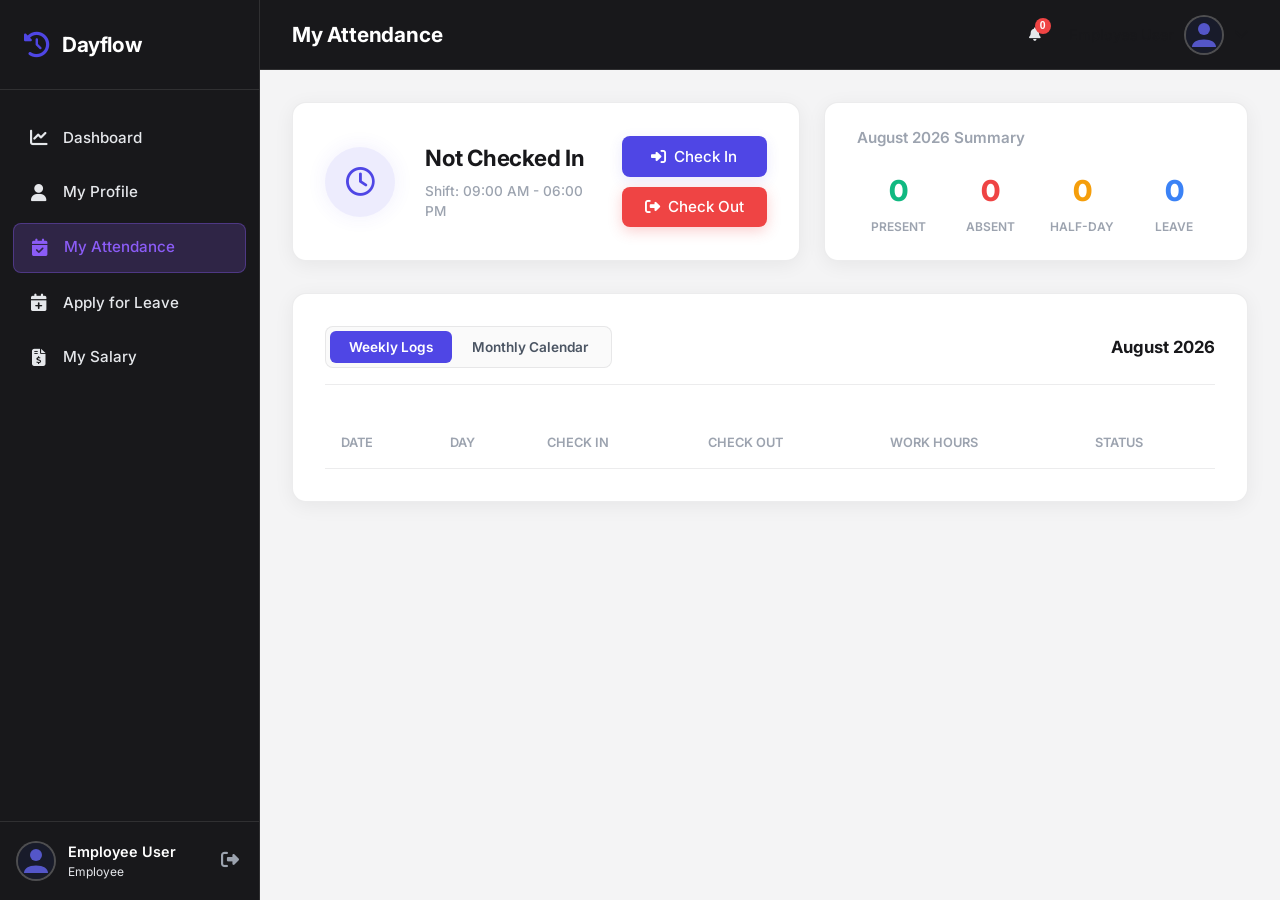
<file: frontend/employee/attendance.html>
<!DOCTYPE html>
<html lang="en">
<head>
    <meta charset="UTF-8">
    <meta name="viewport" content="width=device-width, initial-scale=1.0">
    <title>Dayflow - Attendance Tracking</title>
    <!-- Google Fonts -->
    <link rel="preconnect" href="https://fonts.googleapis.com">
    <link rel="preconnect" href="https://fonts.gstatic.com" crossorigin>
    <link href="https://fonts.googleapis.com/css2?family=Inter:wght@300;400;500;600;700&display=swap" rel="stylesheet">
    <!-- FontAwesome for Icons -->
    <link rel="stylesheet" href="https://cdnjs.cloudflare.com/ajax/libs/font-awesome/6.4.0/css/all.min.css">
    <!-- Custom CSS -->
    <link rel="stylesheet" href="../css/global.css">
    <link rel="stylesheet" href="../css/attendance.css">
</head>
<body>
    <div class="app-layout">
        <!-- Sidebar Navigation -->
        <aside class="sidebar" id="sidebar-container">
            <div class="sidebar-brand">
                <i class="fa-solid fa-clock-rotate-left brand-icon"></i>
                <span class="brand-name">Dayflow</span>
            </div>
            
            <nav class="sidebar-menu">
                <a href="dashboard.html" class="menu-item">
                    <i class="fa-solid fa-chart-line"></i>
                    <span>Dashboard</span>
                </a>
                <a href="profile.html" class="menu-item">
                    <i class="fa-solid fa-user"></i>
                    <span>My Profile</span>
                </a>
                <a href="attendance.html" class="menu-item active">
                    <i class="fa-solid fa-calendar-check"></i>
                    <span>My Attendance</span>
                </a>
                <a href="leave.html" class="menu-item">
                    <i class="fa-solid fa-calendar-plus"></i>
                    <span>Apply for Leave</span>
                </a>
                <a href="payroll.html" class="menu-item">
                    <i class="fa-solid fa-file-invoice-dollar"></i>
                    <span>My Salary</span>
                </a>
            </nav>

            <div class="sidebar-user">
                <div class="user-avatar-mini" id="sidebar-avatar">
                    <img src="../assets/avatar-placeholder.svg" alt="Profile" id="sidebar-avatar-img">
                </div>
                <div class="user-details-mini">
                    <span class="user-name-mini" id="sidebar-user-name">Employee User</span>
                    <span class="user-role-mini">Employee</span>
                </div>
                <button class="btn-logout-mini" id="btn-sidebar-logout" title="Log Out">
                    <i class="fa-solid fa-right-from-bracket"></i>
                </button>
            </div>
        </aside>

        <!-- Main Content Area -->
        <div class="main-wrapper">
            <!-- Topbar Header -->
            <header class="topbar">
                <div class="topbar-left">
                    <button class="sidebar-toggle" id="btn-sidebar-toggle">
                        <i class="fa-solid fa-bars"></i>
                    </button>
                    <h1 class="page-title">My Attendance</h1>
                </div>
                <div class="topbar-right">
                    <!-- Notification Bell -->
                    <div class="notification-dropdown">
                        <button class="icon-btn" id="btn-notifications">
                            <i class="fa-solid fa-bell"></i>
                            <span class="badge" id="notif-badge">0</span>
                        </button>
                        <div class="notif-menu glass-card" id="notif-menu">
                            <div class="notif-header">
                                <h3>Notifications</h3>
                                <button id="btn-clear-notif">Clear all</button>
                            </div>
                            <div class="notif-list" id="notif-list">
                                <p class="empty-notif">No new notifications</p>
                            </div>
                        </div>
                    </div>

                    <!-- Profile Dropdown -->
                    <div class="profile-menu-container">
                        <button class="profile-trigger" id="btn-profile-trigger">
                            <span class="profile-name" id="topbar-user-name">Employee User</span>
                            <div class="user-avatar-mini">
                                <img src="../assets/avatar-placeholder.svg" alt="Profile" id="topbar-avatar-img">
                            </div>
                            <i class="fa-solid fa-chevron-down"></i>
                        </button>
                        <div class="dropdown-menu glass-card" id="profile-dropdown">
                            <a href="profile.html"><i class="fa-solid fa-user-gear"></i> My Profile</a>
                            <hr>
                            <button id="btn-topbar-logout" class="dropdown-logout-btn"><i class="fa-solid fa-right-from-bracket"></i> Log Out</button>
                        </div>
                    </div>
                </div>
            </header>

            <!-- Attendance Body Content -->
            <main class="content-body">
                <!-- Top Panel: Live Check In/Out Widget -->
                <div class="attendance-top-grid">
                    <!-- Check-in card -->
                    <div class="glass-card clock-in-card">
                        <div class="clock-icon-wrapper">
                            <i class="fa-regular fa-clock-four clock-anim"></i>
                        </div>
                        <div class="clock-status-box">
                            <h3 id="clock-status-text">Not Checked In</h3>
                            <span class="clock-subtext" id="clock-time-log">Shift: 09:00 AM - 06:00 PM</span>
                        </div>
                        <div class="clock-actions">
                            <button class="btn btn-primary" id="btn-checkin">
                                <i class="fa-solid fa-right-to-bracket"></i> Check In
                            </button>
                            <button class="btn btn-danger hidden" id="btn-checkout">
                                <i class="fa-solid fa-right-from-bracket"></i> Check Out
                            </button>
                        </div>
                    </div>

                    <!-- Statistics Summary -->
                    <div class="glass-card attendance-summary-card">
                        <h3>August 2026 Summary</h3>
                        <div class="att-summary-grid">
                            <div class="summary-item">
                                <span class="summary-val present-color" id="sum-present">0</span>
                                <span class="summary-lbl">Present</span>
                            </div>
                            <div class="summary-item">
                                <span class="summary-val absent-color" id="sum-absent">0</span>
                                <span class="summary-lbl">Absent</span>
                            </div>
                            <div class="summary-item">
                                <span class="summary-val half-day-color" id="sum-halfday">0</span>
                                <span class="summary-lbl">Half-Day</span>
                            </div>
                            <div class="summary-item">
                                <span class="summary-val leave-color" id="sum-leave">0</span>
                                <span class="summary-lbl">Leave</span>
                            </div>
                        </div>
                    </div>
                </div>

                <!-- Main View Panel: Toggle & Details -->
                <div class="attendance-main-card glass-card">
                    <div class="panel-header-row">
                        <!-- View Toggle -->
                        <div class="view-toggles">
                            <button class="toggle-btn active" data-view="weekly">Weekly Logs</button>
                            <button class="toggle-btn" data-view="monthly">Monthly Calendar</button>
                        </div>
                        <div class="header-right-label" id="calendar-heading">
                            <span>August 2026</span>
                        </div>
                    </div>

                    <!-- Weekly Log view content (Matches Excalidraw Section 3) -->
                    <div class="attendance-view-panel active" id="view-weekly">
                        <div class="table-responsive">
                            <table class="att-table">
                                <thead>
                                    <tr>
                                        <th>Date</th>
                                        <th>Day</th>
                                        <th>Check In</th>
                                        <th>Check Out</th>
                                        <th>Work Hours</th>
                                        <th>Status</th>
                                    </tr>
                                </thead>
                                <tbody id="weekly-logs-tbody">
                                    <!-- Rendered dynamically by JS -->
                                </tbody>
                            </table>
                        </div>
                    </div>

                    <!-- Monthly Calendar view content -->
                    <div class="attendance-view-panel" id="view-monthly">
                        <div class="calendar-grid-header">
                            <div>Sun</div>
                            <div>Mon</div>
                            <div>Tue</div>
                            <div>Wed</div>
                            <div>Thu</div>
                            <div>Fri</div>
                            <div>Sat</div>
                        </div>
                        <div class="calendar-grid-days" id="calendar-days-container">
                            <!-- Filled dynamically by JS -->
                        </div>
                        <!-- Calendar Legend -->
                        <div class="calendar-legend">
                            <span class="legend-item"><span class="legend-color legend-present"></span> Present</span>
                            <span class="legend-item"><span class="legend-color legend-half-day"></span> Half-Day</span>
                            <span class="legend-item"><span class="legend-color legend-leave"></span> Approved Leave</span>
                            <span class="legend-item"><span class="legend-color legend-absent"></span> Absent</span>
                        </div>
                    </div>
                </div>
            </main>
        </div>
    </div>

    <!-- Toast Notifications Container -->
    <div id="toast-container" class="toast-container"></div>

    <!-- Core Scripts -->

    <script src="../js/auth.js"></script>
    <script src="../js/components.js"></script>
    <script src="../js/attendance.js"></script>
    <script>
        document.addEventListener('DOMContentLoaded', () => {
            Auth.guardRoute('employee');
        });
    </script>
</body>
</html>
</file>
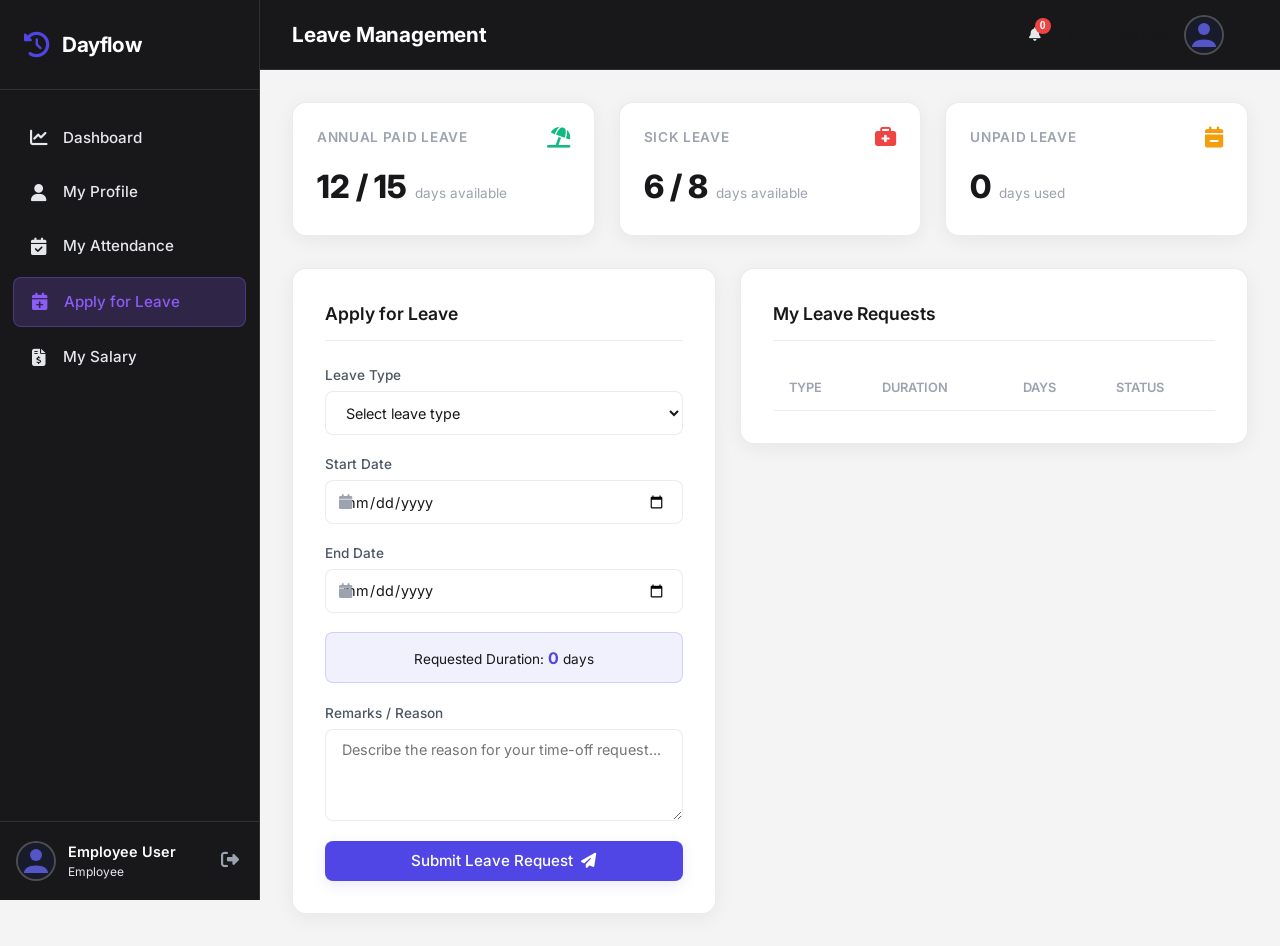
<file: frontend/employee/leave.html>
<!DOCTYPE html>
<html lang="en">
<head>
    <meta charset="UTF-8">
    <meta name="viewport" content="width=device-width, initial-scale=1.0">
    <title>Dayflow - Apply for Leave</title>
    <!-- Google Fonts -->
    <link rel="preconnect" href="https://fonts.googleapis.com">
    <link rel="preconnect" href="https://fonts.gstatic.com" crossorigin>
    <link href="https://fonts.googleapis.com/css2?family=Inter:wght@300;400;500;600;700&display=swap" rel="stylesheet">
    <!-- FontAwesome for Icons -->
    <link rel="stylesheet" href="https://cdnjs.cloudflare.com/ajax/libs/font-awesome/6.4.0/css/all.min.css">
    <!-- Custom CSS -->
    <link rel="stylesheet" href="../css/global.css">
    <link rel="stylesheet" href="../css/leave.css">
</head>
<body>
    <div class="app-layout">
        <!-- Sidebar Navigation -->
        <aside class="sidebar" id="sidebar-container">
            <div class="sidebar-brand">
                <i class="fa-solid fa-clock-rotate-left brand-icon"></i>
                <span class="brand-name">Dayflow</span>
            </div>
            
            <nav class="sidebar-menu">
                <a href="dashboard.html" class="menu-item">
                    <i class="fa-solid fa-chart-line"></i>
                    <span>Dashboard</span>
                </a>
                <a href="profile.html" class="menu-item">
                    <i class="fa-solid fa-user"></i>
                    <span>My Profile</span>
                </a>
                <a href="attendance.html" class="menu-item">
                    <i class="fa-solid fa-calendar-check"></i>
                    <span>My Attendance</span>
                </a>
                <a href="leave.html" class="menu-item active">
                    <i class="fa-solid fa-calendar-plus"></i>
                    <span>Apply for Leave</span>
                </a>
                <a href="payroll.html" class="menu-item">
                    <i class="fa-solid fa-file-invoice-dollar"></i>
                    <span>My Salary</span>
                </a>
            </nav>

            <div class="sidebar-user">
                <div class="user-avatar-mini" id="sidebar-avatar">
                    <img src="../assets/avatar-placeholder.svg" alt="Profile" id="sidebar-avatar-img">
                </div>
                <div class="user-details-mini">
                    <span class="user-name-mini" id="sidebar-user-name">Employee User</span>
                    <span class="user-role-mini">Employee</span>
                </div>
                <button class="btn-logout-mini" id="btn-sidebar-logout" title="Log Out">
                    <i class="fa-solid fa-right-from-bracket"></i>
                </button>
            </div>
        </aside>

        <!-- Main Content Area -->
        <div class="main-wrapper">
            <!-- Topbar Header -->
            <header class="topbar">
                <div class="topbar-left">
                    <button class="sidebar-toggle" id="btn-sidebar-toggle">
                        <i class="fa-solid fa-bars"></i>
                    </button>
                    <h1 class="page-title">Leave Management</h1>
                </div>
                <div class="topbar-right">
                    <!-- Notification Bell -->
                    <div class="notification-dropdown">
                        <button class="icon-btn" id="btn-notifications">
                            <i class="fa-solid fa-bell"></i>
                            <span class="badge" id="notif-badge">0</span>
                        </button>
                        <div class="notif-menu glass-card" id="notif-menu">
                            <div class="notif-header">
                                <h3>Notifications</h3>
                                <button id="btn-clear-notif">Clear all</button>
                            </div>
                            <div class="notif-list" id="notif-list">
                                <p class="empty-notif">No new notifications</p>
                            </div>
                        </div>
                    </div>

                    <!-- Profile Dropdown -->
                    <div class="profile-menu-container">
                        <button class="profile-trigger" id="btn-profile-trigger">
                            <span class="profile-name" id="topbar-user-name">Employee User</span>
                            <div class="user-avatar-mini">
                                <img src="../assets/avatar-placeholder.svg" alt="Profile" id="topbar-avatar-img">
                            </div>
                            <i class="fa-solid fa-chevron-down"></i>
                        </button>
                        <div class="dropdown-menu glass-card" id="profile-dropdown">
                            <a href="profile.html"><i class="fa-solid fa-user-gear"></i> My Profile</a>
                            <hr>
                            <button id="btn-topbar-logout" class="dropdown-logout-btn"><i class="fa-solid fa-right-from-bracket"></i> Log Out</button>
                        </div>
                    </div>
                </div>
            </header>

            <!-- Leave Body Content -->
            <main class="content-body">
                <!-- Leave balances row -->
                <div class="leave-balances-grid">
                    <div class="balance-card glass-card">
                        <div class="bal-header">
                            <span class="bal-title">Annual Paid Leave</span>
                            <i class="fa-solid fa-umbrella-beach paid-color"></i>
                        </div>
                        <div class="bal-values">
                            <div class="bal-main" id="bal-paid-avail">12 / 15</div>
                            <span class="bal-label">days available</span>
                        </div>
                    </div>

                    <div class="balance-card glass-card">
                        <div class="bal-header">
                            <span class="bal-title">Sick Leave</span>
                            <i class="fa-solid fa-briefcase-medical sick-color"></i>
                        </div>
                        <div class="bal-values">
                            <div class="bal-main" id="bal-sick-avail">6 / 8</div>
                            <span class="bal-label">days available</span>
                        </div>
                    </div>

                    <div class="balance-card glass-card">
                        <div class="bal-header">
                            <span class="bal-title">Unpaid Leave</span>
                            <i class="fa-solid fa-calendar-minus unpaid-color"></i>
                        </div>
                        <div class="bal-values">
                            <div class="bal-main" id="bal-unpaid-used">0</div>
                            <span class="bal-label">days used</span>
                        </div>
                    </div>
                </div>

                <!-- Two Column Layout: Apply Form & History List -->
                <div class="leave-grid-layout">
                    <!-- Column 1: Application Form (Matches Excalidraw Section 4) -->
                    <div class="glass-card leave-form-card">
                        <h3>Apply for Leave</h3>
                        <form id="apply-leave-form">
                            <div class="input-group">
                                <label for="leave-type">Leave Type</label>
                                <select id="leave-type" required>
                                    <option value="" disabled selected>Select leave type</option>
                                    <option value="Paid">Paid Leave</option>
                                    <option value="Sick">Sick Leave</option>
                                    <option value="Unpaid">Unpaid Leave</option>
                                </select>
                            </div>

                            <div class="input-row-flex">
                                <div class="input-group">
                                    <label for="leave-start-date">Start Date</label>
                                    <div class="input-wrapper">
                                        <i class="fa-solid fa-calendar field-icon"></i>
                                        <input type="date" id="leave-start-date" required>
                                    </div>
                                </div>
                                <div class="input-group">
                                    <label for="leave-end-date">End Date</label>
                                    <div class="input-wrapper">
                                        <i class="fa-solid fa-calendar field-icon"></i>
                                        <input type="date" id="leave-end-date" required>
                                    </div>
                                </div>
                            </div>

                            <div class="days-indicator-box hidden" id="leave-days-badge">
                                <span>Requested Duration: <strong id="lbl-total-days">0</strong> days</span>
                            </div>

                            <div class="input-group">
                                <label for="leave-remarks">Remarks / Reason</label>
                                <textarea id="leave-remarks" rows="4" placeholder="Describe the reason for your time-off request..." required></textarea>
                            </div>

                            <button type="submit" class="btn btn-primary btn-block">
                                <span>Submit Leave Request</span>
                                <i class="fa-solid fa-paper-plane"></i>
                            </button>
                        </form>
                    </div>

                    <!-- Column 2: Requests History List -->
                    <div class="glass-card leave-history-card">
                        <h3>My Leave Requests</h3>
                        <div class="history-list-wrapper">
                            <div class="table-responsive">
                                <table class="history-table">
                                    <thead>
                                        <tr>
                                            <th>Type</th>
                                            <th>Duration</th>
                                            <th>Days</th>
                                            <th>Status</th>
                                        </tr>
                                    </thead>
                                    <tbody id="leave-history-tbody">
                                        <!-- Populated dynamically by JS -->
                                    </tbody>
                                </table>
                            </div>
                        </div>
                    </div>
                </div>
            </main>
        </div>
    </div>

    <!-- Toast Notifications Container -->
    <div id="toast-container" class="toast-container"></div>

    <!-- Core Scripts -->

    <script src="../js/auth.js"></script>
    <script src="../js/components.js"></script>
    <script src="../js/leave.js"></script>
    <script>
        document.addEventListener('DOMContentLoaded', () => {
            Auth.guardRoute('employee');
        });
    </script>
</body>
</html>
</file>
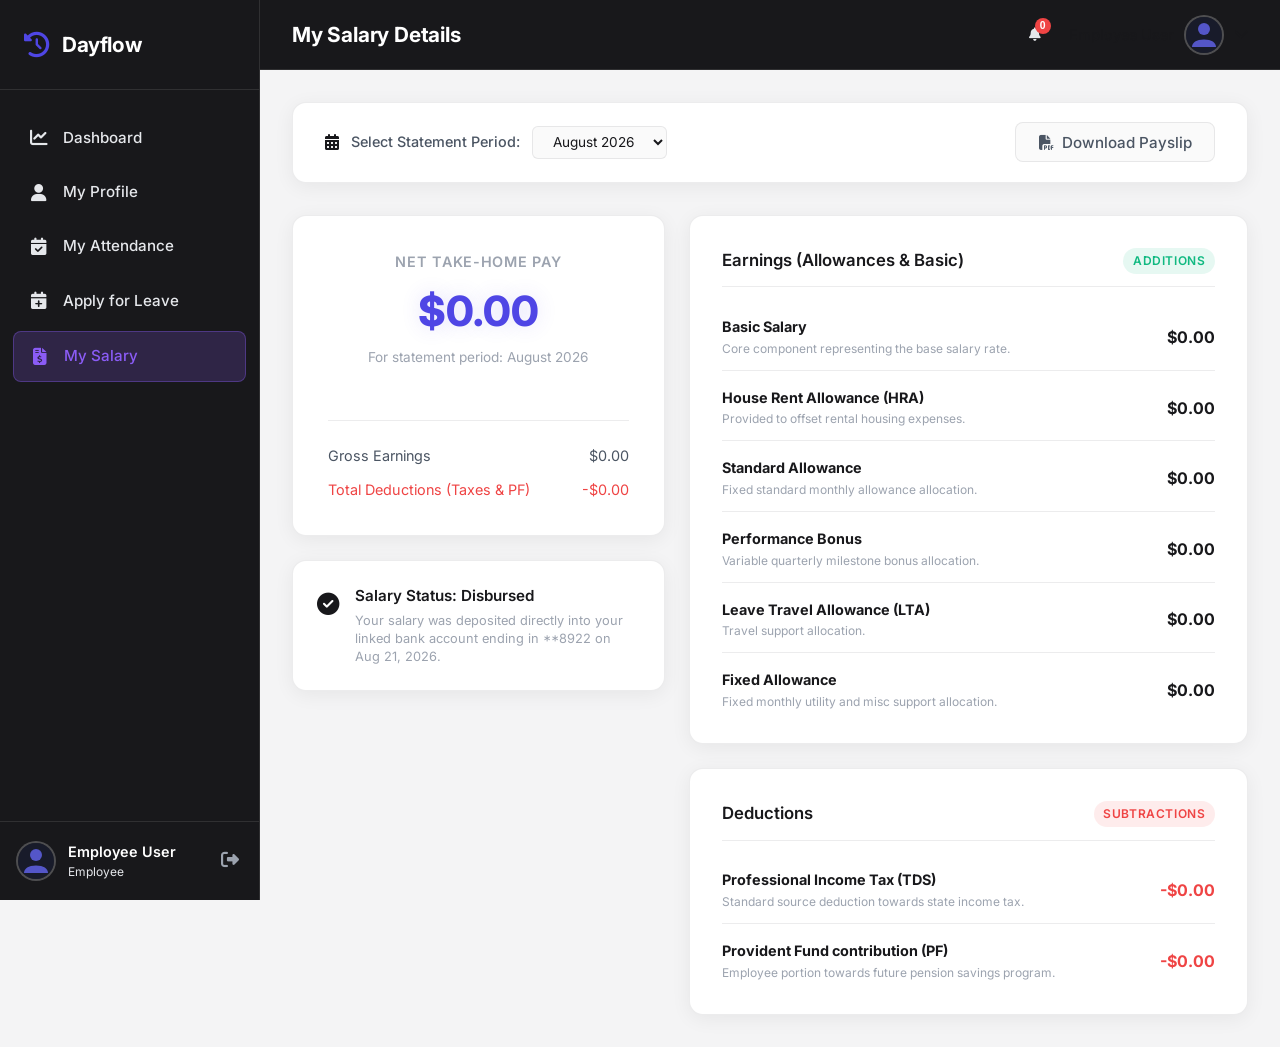
<file: frontend/employee/payroll.html>
<!DOCTYPE html>
<html lang="en">
<head>
    <meta charset="UTF-8">
    <meta name="viewport" content="width=device-width, initial-scale=1.0">
    <title>Dayflow - My Salary & Payroll</title>
    <!-- Google Fonts -->
    <link rel="preconnect" href="https://fonts.googleapis.com">
    <link rel="preconnect" href="https://fonts.gstatic.com" crossorigin>
    <link href="https://fonts.googleapis.com/css2?family=Inter:wght@300;400;500;600;700&display=swap" rel="stylesheet">
    <!-- FontAwesome for Icons -->
    <link rel="stylesheet" href="https://cdnjs.cloudflare.com/ajax/libs/font-awesome/6.4.0/css/all.min.css">
    <!-- Custom CSS -->
    <link rel="stylesheet" href="../css/global.css">
    <link rel="stylesheet" href="../css/payroll.css">
</head>
<body>
    <div class="app-layout">
        <!-- Sidebar Navigation -->
        <aside class="sidebar" id="sidebar-container">
            <div class="sidebar-brand">
                <i class="fa-solid fa-clock-rotate-left brand-icon"></i>
                <span class="brand-name">Dayflow</span>
            </div>
            
            <nav class="sidebar-menu">
                <a href="dashboard.html" class="menu-item">
                    <i class="fa-solid fa-chart-line"></i>
                    <span>Dashboard</span>
                </a>
                <a href="profile.html" class="menu-item">
                    <i class="fa-solid fa-user"></i>
                    <span>My Profile</span>
                </a>
                <a href="attendance.html" class="menu-item">
                    <i class="fa-solid fa-calendar-check"></i>
                    <span>My Attendance</span>
                </a>
                <a href="leave.html" class="menu-item">
                    <i class="fa-solid fa-calendar-plus"></i>
                    <span>Apply for Leave</span>
                </a>
                <a href="payroll.html" class="menu-item active">
                    <i class="fa-solid fa-file-invoice-dollar"></i>
                    <span>My Salary</span>
                </a>
            </nav>

            <div class="sidebar-user">
                <div class="user-avatar-mini" id="sidebar-avatar">
                    <img src="../assets/avatar-placeholder.svg" alt="Profile" id="sidebar-avatar-img">
                </div>
                <div class="user-details-mini">
                    <span class="user-name-mini" id="sidebar-user-name">Employee User</span>
                    <span class="user-role-mini">Employee</span>
                </div>
                <button class="btn-logout-mini" id="btn-sidebar-logout" title="Log Out">
                    <i class="fa-solid fa-right-from-bracket"></i>
                </button>
            </div>
        </aside>

        <!-- Main Content Area -->
        <div class="main-wrapper">
            <!-- Topbar Header -->
            <header class="topbar">
                <div class="topbar-left">
                    <button class="sidebar-toggle" id="btn-sidebar-toggle">
                        <i class="fa-solid fa-bars"></i>
                    </button>
                    <h1 class="page-title">My Salary Details</h1>
                </div>
                <div class="topbar-right">
                    <!-- Notification Bell -->
                    <div class="notification-dropdown">
                        <button class="icon-btn" id="btn-notifications">
                            <i class="fa-solid fa-bell"></i>
                            <span class="badge" id="notif-badge">0</span>
                        </button>
                        <div class="notif-menu glass-card" id="notif-menu">
                            <div class="notif-header">
                                <h3>Notifications</h3>
                                <button id="btn-clear-notif">Clear all</button>
                            </div>
                            <div class="notif-list" id="notif-list">
                                <p class="empty-notif">No new notifications</p>
                            </div>
                        </div>
                    </div>

                    <!-- Profile Dropdown -->
                    <div class="profile-menu-container">
                        <button class="profile-trigger" id="btn-profile-trigger">
                            <span class="profile-name" id="topbar-user-name">Employee User</span>
                            <div class="user-avatar-mini">
                                <img src="../assets/avatar-placeholder.svg" alt="Profile" id="topbar-avatar-img">
                            </div>
                            <i class="fa-solid fa-chevron-down"></i>
                        </button>
                        <div class="dropdown-menu glass-card" id="profile-dropdown">
                            <a href="profile.html"><i class="fa-solid fa-user-gear"></i> My Profile</a>
                            <hr>
                            <button id="btn-topbar-logout" class="dropdown-logout-btn"><i class="fa-solid fa-right-from-bracket"></i> Log Out</button>
                        </div>
                    </div>
                </div>
            </header>

            <!-- Payroll Body Content -->
            <main class="content-body">
                <!-- Selector row -->
                <div class="payroll-selector-card glass-card">
                    <div class="selector-left">
                        <i class="fa-solid fa-calendar-days text-muted"></i>
                        <label for="payroll-month-select">Select Statement Period:</label>
                        <select id="payroll-month-select">
                            <option value="2026-08" selected>August 2026</option>
                            <option value="2026-07">July 2026</option>
                            <option value="2026-06">June 2026</option>
                        </select>
                    </div>
                    <button class="btn btn-secondary" id="btn-download-payslip">
                        <i class="fa-solid fa-file-pdf"></i> Download Payslip
                    </button>
                </div>

                <!-- Main Grid: Summary Cards + Breakdown -->
                <div class="payroll-grid">
                    <!-- Left: Net Pay Summary Details -->
                    <div class="payroll-summary-panel">
                        <div class="glass-card net-pay-large-card">
                            <span class="lbl">Net Take-Home Pay</span>
                            <h2 class="val" id="pay-net-amount">$0.00</h2>
                            <p class="desc">For statement period: <span id="pay-period-lbl">August 2026</span></p>
                            <hr class="divider">
                            <div class="summary-breakdown-rows">
                                <div class="breakdown-row">
                                    <span>Gross Earnings</span>
                                    <span id="lbl-gross-total">$0.00</span>
                                </div>
                                <div class="breakdown-row deduction">
                                    <span>Total Deductions (Taxes & PF)</span>
                                    <span id="lbl-deductions-total">-$0.00</span>
                                </div>
                            </div>
                        </div>

                        <div class="glass-card stat-alert-card">
                            <div class="alert-icon"><i class="fa-solid fa-circle-check text-success"></i></div>
                            <div class="alert-info">
                                <h4>Salary Status: Disbursed</h4>
                                <p>Your salary was deposited directly into your linked bank account ending in **8922 on Aug 21, 2026.</p>
                            </div>
                        </div>
                    </div>

                    <!-- Right: Detailed Components (Earnings vs Deductions) -->
                    <div class="payroll-breakdown-panel">
                        <!-- Earnings section -->
                        <div class="glass-card breakdown-section-card">
                            <div class="section-title">
                                <h3>Earnings (Allowances & Basic)</h3>
                                <span class="badge badge-success">Additions</span>
                            </div>
                            <div class="breakdown-items-list">
                                <div class="breakdown-item">
                                    <div class="item-meta">
                                        <strong>Basic Salary</strong>
                                        <p>Core component representing the base salary rate.</p>
                                    </div>
                                    <span class="item-val" id="pay-basic">$0.00</span>
                                </div>

                                <div class="breakdown-item">
                                    <div class="item-meta">
                                        <strong>House Rent Allowance (HRA)</strong>
                                        <p>Provided to offset rental housing expenses.</p>
                                    </div>
                                    <span class="item-val" id="pay-hra">$0.00</span>
                                </div>

                                <div class="breakdown-item">
                                    <div class="item-meta">
                                        <strong>Standard Allowance</strong>
                                        <p>Fixed standard monthly allowance allocation.</p>
                                    </div>
                                    <span class="item-val" id="pay-standard">$0.00</span>
                                </div>

                                <div class="breakdown-item">
                                    <div class="item-meta">
                                        <strong>Performance Bonus</strong>
                                        <p>Variable quarterly milestone bonus allocation.</p>
                                    </div>
                                    <span class="item-val" id="pay-bonus">$0.00</span>
                                </div>

                                <div class="breakdown-item">
                                    <div class="item-meta">
                                        <strong>Leave Travel Allowance (LTA)</strong>
                                        <p>Travel support allocation.</p>
                                    </div>
                                    <span class="item-val" id="pay-lta">$0.00</span>
                                </div>

                                <div class="breakdown-item">
                                    <div class="item-meta">
                                        <strong>Fixed Allowance</strong>
                                        <p>Fixed monthly utility and misc support allocation.</p>
                                    </div>
                                    <span class="item-val" id="pay-fixed">$0.00</span>
                                </div>
                            </div>
                        </div>

                        <!-- Deductions section -->
                        <div class="glass-card breakdown-section-card">
                            <div class="section-title">
                                <h3>Deductions</h3>
                                <span class="badge badge-danger">Subtractions</span>
                            </div>
                            <div class="breakdown-items-list">
                                <div class="breakdown-item">
                                    <div class="item-meta">
                                        <strong>Professional Income Tax (TDS)</strong>
                                        <p>Standard source deduction towards state income tax.</p>
                                    </div>
                                    <span class="item-val deduction-val" id="pay-tds">-$0.00</span>
                                </div>

                                <div class="breakdown-item">
                                    <div class="item-meta">
                                        <strong>Provident Fund contribution (PF)</strong>
                                        <p>Employee portion towards future pension savings program.</p>
                                    </div>
                                    <span class="item-val deduction-val" id="pay-pf">-$0.00</span>
                                </div>
                            </div>
                        </div>
                    </div>
                </div>
            </main>
        </div>
    </div>

    <!-- Toast Notifications Container -->
    <div id="toast-container" class="toast-container"></div>

    <!-- Core Scripts -->

    <script src="../js/auth.js"></script>
    <script src="../js/components.js"></script>
    <script src="../js/payroll.js"></script>
    <script>
        document.addEventListener('DOMContentLoaded', () => {
            Auth.guardRoute('employee');
        });
    </script>
</body>
</html>
</file>
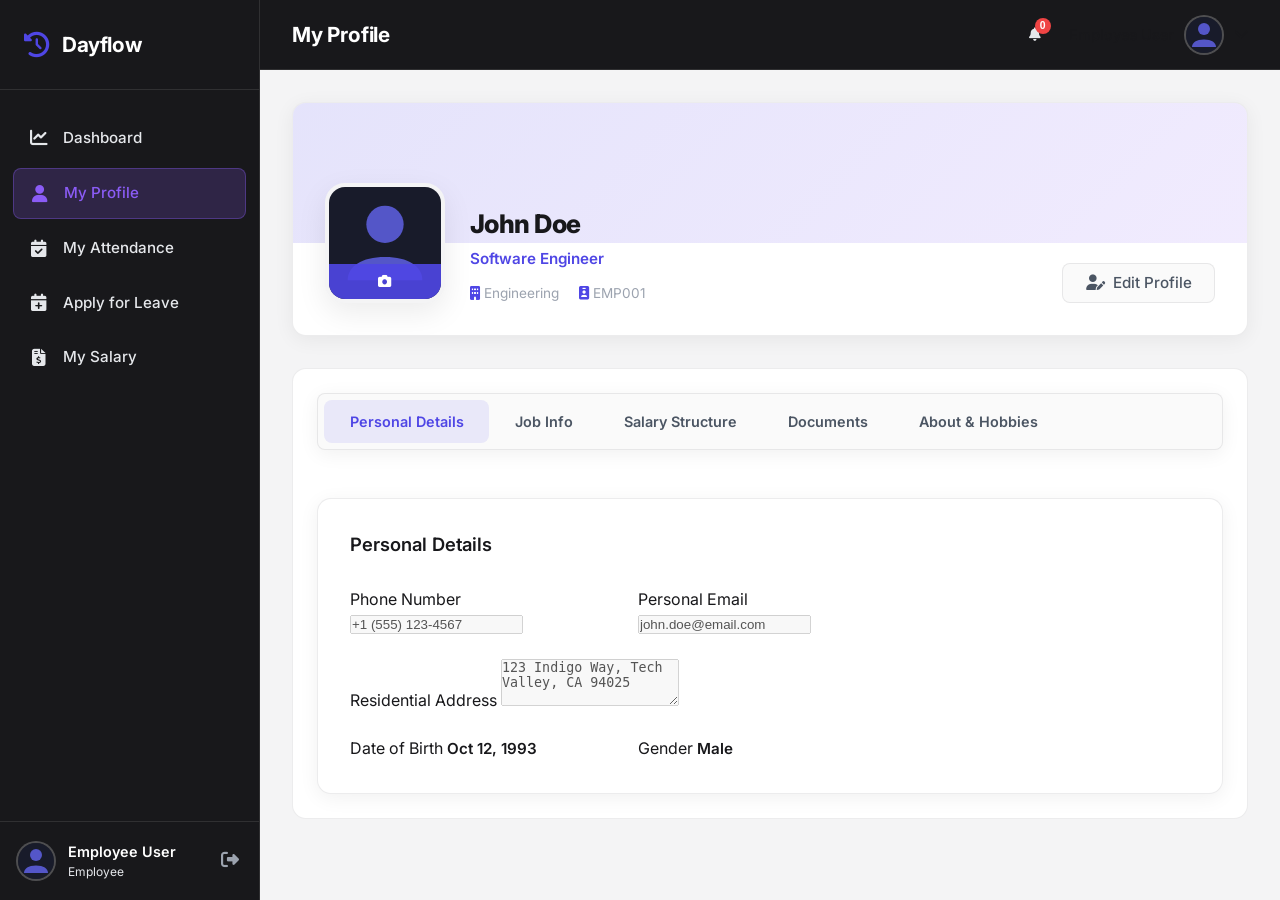
<file: frontend/employee/profile.html>
<!DOCTYPE html>
<html lang="en">
<head>
    <meta charset="UTF-8">
    <meta name="viewport" content="width=device-width, initial-scale=1.0">
    <title>Dayflow - Profile Management</title>
    <!-- Google Fonts -->
    <link rel="preconnect" href="https://fonts.googleapis.com">
    <link rel="preconnect" href="https://fonts.gstatic.com" crossorigin>
    <link href="https://fonts.googleapis.com/css2?family=Inter:wght@300;400;500;600;700&display=swap" rel="stylesheet">
    <!-- FontAwesome for Icons -->
    <link rel="stylesheet" href="https://cdnjs.cloudflare.com/ajax/libs/font-awesome/6.4.0/css/all.min.css">
    <!-- Custom CSS -->
    <link rel="stylesheet" href="../css/global.css">
    <link rel="stylesheet" href="../css/profile.css">
</head>
<body>
    <div class="app-layout">
        <!-- Sidebar Navigation -->
        <aside class="sidebar" id="sidebar-container">
            <div class="sidebar-brand">
                <i class="fa-solid fa-clock-rotate-left brand-icon"></i>
                <span class="brand-name">Dayflow</span>
            </div>
            
            <nav class="sidebar-menu">
                <a href="dashboard.html" class="menu-item">
                    <i class="fa-solid fa-chart-line"></i>
                    <span>Dashboard</span>
                </a>
                <a href="profile.html" class="menu-item active">
                    <i class="fa-solid fa-user"></i>
                    <span>My Profile</span>
                </a>
                <a href="attendance.html" class="menu-item">
                    <i class="fa-solid fa-calendar-check"></i>
                    <span>My Attendance</span>
                </a>
                <a href="leave.html" class="menu-item">
                    <i class="fa-solid fa-calendar-plus"></i>
                    <span>Apply for Leave</span>
                </a>
                <a href="payroll.html" class="menu-item">
                    <i class="fa-solid fa-file-invoice-dollar"></i>
                    <span>My Salary</span>
                </a>
            </nav>

            <div class="sidebar-user">
                <div class="user-avatar-mini" id="sidebar-avatar">
                    <img src="../assets/avatar-placeholder.svg" alt="Profile" id="sidebar-avatar-img">
                </div>
                <div class="user-details-mini">
                    <span class="user-name-mini" id="sidebar-user-name">Employee User</span>
                    <span class="user-role-mini">Employee</span>
                </div>
                <button class="btn-logout-mini" id="btn-sidebar-logout" title="Log Out">
                    <i class="fa-solid fa-right-from-bracket"></i>
                </button>
            </div>
        </aside>

        <!-- Main Content Area -->
        <div class="main-wrapper">
            <!-- Topbar Header -->
            <header class="topbar">
                <div class="topbar-left">
                    <button class="sidebar-toggle" id="btn-sidebar-toggle">
                        <i class="fa-solid fa-bars"></i>
                    </button>
                    <h1 class="page-title">My Profile</h1>
                </div>
                <div class="topbar-right">
                    <!-- Notification Bell -->
                    <div class="notification-dropdown">
                        <button class="icon-btn" id="btn-notifications">
                            <i class="fa-solid fa-bell"></i>
                            <span class="badge" id="notif-badge">0</span>
                        </button>
                        <div class="notif-menu glass-card" id="notif-menu">
                            <div class="notif-header">
                                <h3>Notifications</h3>
                                <button id="btn-clear-notif">Clear all</button>
                            </div>
                            <div class="notif-list" id="notif-list">
                                <p class="empty-notif">No new notifications</p>
                            </div>
                        </div>
                    </div>

                    <!-- Profile Dropdown -->
                    <div class="profile-menu-container">
                        <button class="profile-trigger" id="btn-profile-trigger">
                            <span class="profile-name" id="topbar-user-name">Employee User</span>
                            <div class="user-avatar-mini">
                                <img src="../assets/avatar-placeholder.svg" alt="Profile" id="topbar-avatar-img">
                            </div>
                            <i class="fa-solid fa-chevron-down"></i>
                        </button>
                        <div class="dropdown-menu glass-card" id="profile-dropdown">
                            <a href="profile.html"><i class="fa-solid fa-user-gear"></i> My Profile</a>
                            <hr>
                            <button id="btn-topbar-logout" class="dropdown-logout-btn"><i class="fa-solid fa-right-from-bracket"></i> Log Out</button>
                        </div>
                    </div>
                </div>
            </header>

            <!-- Profile Body Content -->
            <main class="content-body">
                <!-- Profile Header Details Header -->
                <div class="profile-header-card glass-card">
                    <div class="profile-cover"></div>
                    <div class="profile-meta-row">
                        <div class="profile-avatar-wrapper">
                            <img src="../assets/avatar-placeholder.svg" alt="Profile Avatar" id="profile-main-avatar">
                            <label for="avatar-upload" class="avatar-edit-badge" title="Change Avatar">
                                <i class="fa-solid fa-camera"></i>
                                <input type="file" id="avatar-upload" accept="image/*" style="display: none;">
                            </label>
                        </div>
                        <div class="profile-title-details">
                            <h2 id="profile-fullname">John Doe</h2>
                            <p class="profile-role-tag" id="profile-designation">Software Engineer</p>
                            <div class="profile-quick-stats">
                                <span><i class="fa-solid fa-building"></i> <span id="profile-dept">Engineering</span></span>
                                <span><i class="fa-solid fa-id-badge"></i> <span id="profile-empid">EMP001</span></span>
                            </div>
                        </div>
                        <div class="profile-actions">
                            <button class="btn btn-secondary" id="btn-edit-toggle">
                                <i class="fa-solid fa-user-pen"></i> Edit Profile
                            </button>
                        </div>
                    </div>
                </div>

                <!-- Tabs navigation and content -->
                <div class="profile-tabs-container">
                    <!-- Tab Headers -->
                    <div class="profile-tab-headers glass-card">
                        <button class="tab-btn active" data-tab="personal">Personal Details</button>
                        <button class="tab-btn" data-tab="job">Job Info</button>
                        <button class="tab-btn" data-tab="salary">Salary Structure</button>
                        <button class="tab-btn" data-tab="documents">Documents</button>
                        <button class="tab-btn" data-tab="about">About & Hobbies</button>
                    </div>

                    <!-- Tab Contents -->
                    <div class="tab-content active" id="tab-personal">
                        <div class="glass-card profile-details-card">
                            <h3>Personal Details</h3>
                            <form id="profile-personal-form" class="details-grid">
                                <div class="info-group">
                                    <label for="prof-phone">Phone Number</label>
                                    <input type="text" id="prof-phone" value="+1 (555) 123-4567" disabled>
                                </div>
                                <div class="info-group">
                                    <label for="prof-email">Personal Email</label>
                                    <input type="email" id="prof-email" value="john.doe@email.com" disabled>
                                </div>
                                <div class="info-group address-group">
                                    <label for="prof-address">Residential Address</label>
                                    <textarea id="prof-address" rows="3" disabled>123 Indigo Way, Tech Valley, CA 94025</textarea>
                                </div>
                                <div class="info-group">
                                    <label>Date of Birth</label>
                                    <span class="static-val" id="static-dob">Oct 12, 1993</span>
                                </div>
                                <div class="info-group">
                                    <label>Gender</label>
                                    <span class="static-val" id="static-gender">Male</span>
                                </div>
                                <div class="profile-form-buttons hidden" id="profile-form-actions">
                                    <button type="button" class="btn btn-secondary" id="btn-edit-cancel">Cancel</button>
                                    <button type="submit" class="btn btn-primary" id="btn-edit-save">Save Changes</button>
                                </div>
                            </form>
                        </div>
                    </div>

                    <div class="tab-content" id="tab-job">
                        <div class="glass-card profile-details-card">
                            <h3>Job Information</h3>
                            <div class="details-grid-static">
                                <div class="static-info-group">
                                    <label>Manager / Reporting To</label>
                                    <span id="job-manager">Priya Mehta (HR Director)</span>
                                </div>
                                <div class="static-info-group">
                                    <label>Employment Type</label>
                                    <span id="job-type">Full-Time</span>
                                </div>
                                <div class="static-info-group">
                                    <label>Work Location</label>
                                    <span id="job-location">Head Office (San Francisco)</span>
                                </div>
                                <div class="static-info-group">
                                    <label>Date of Joining</label>
                                    <span id="job-joining">January 15, 2024</span>
                                </div>
                                <div class="static-info-group">
                                    <label>Employee Status</label>
                                    <span class="status-pill active-status">Active</span>
                                </div>
                            </div>
                        </div>
                    </div>

                    <div class="tab-content" id="tab-salary">
                        <div class="salary-overview-grid">
                            <!-- Left: Monthly CTC Summary Card -->
                            <div class="glass-card total-ctc-card">
                                <span class="ctc-label">Cost to Company (Annual CTC)</span>
                                <h2 class="ctc-amount" id="salary-total-ctc">$120,000</h2>
                                <p class="ctc-subtext">Monthly Salary: <strong id="salary-monthly-gross">$10,000</strong></p>
                                <hr class="divider">
                                <div class="ctc-note">
                                    <i class="fa-solid fa-circle-exclamation"></i>
                                    <span>Payroll structure is display-only for employees. Please contact Admin/HR to make changes.</span>
                                </div>
                            </div>

                            <!-- Right: Components Breakdown (Matches Excalidraw Section 2) -->
                            <div class="salary-components-panel">
                                <div class="salary-comp-card glass-card">
                                    <div class="comp-icon"><i class="fa-solid fa-coins"></i></div>
                                    <div class="comp-details">
                                        <h4>Basic Salary</h4>
                                        <p>Core component representing the basic pay structure.</p>
                                        <span class="comp-value" id="sal-basic">$5,000.00</span>
                                    </div>
                                </div>

                                <div class="salary-comp-card glass-card">
                                    <div class="comp-icon"><i class="fa-solid fa-house-chimney"></i></div>
                                    <div class="comp-details">
                                        <h4>House Rent Allowance (HRA)</h4>
                                        <p>HRA provided to employees to cover home renting expenses.</p>
                                        <span class="comp-value" id="sal-hra">$2,000.00</span>
                                    </div>
                                </div>

                                <div class="salary-comp-card glass-card">
                                    <div class="comp-icon"><i class="fa-solid fa-wallet"></i></div>
                                    <div class="comp-details">
                                        <h4>Standard Allowance</h4>
                                        <p>A standard allowance is provided to employees as part of salary.</p>
                                        <span class="comp-value" id="sal-standard">$1,000.00</span>
                                    </div>
                                </div>

                                <div class="salary-comp-card glass-card">
                                    <div class="comp-icon"><i class="fa-solid fa-award"></i></div>
                                    <div class="comp-details">
                                        <h4>Performance Bonus</h4>
                                        <p>Variable bonus calculated based on quarterly deliverables.</p>
                                        <span class="comp-value" id="sal-bonus">$1,000.00</span>
                                    </div>
                                </div>

                                <div class="salary-comp-card glass-card">
                                    <div class="comp-icon"><i class="fa-solid fa-plane-up"></i></div>
                                    <div class="comp-details">
                                        <h4>Leave Travel Allowance (LTA)</h4>
                                        <p>LTA is paid by the company to assist in travel costs.</p>
                                        <span class="comp-value" id="sal-lta">$500.00</span>
                                    </div>
                                </div>

                                <div class="salary-comp-card glass-card">
                                    <div class="comp-icon"><i class="fa-solid fa-vault"></i></div>
                                    <div class="comp-details">
                                        <h4>Fixed Allowance</h4>
                                        <p>Fixed allowance portion calculated on miscellaneous costs.</p>
                                        <span class="comp-value" id="sal-fixed">$500.00</span>
                                    </div>
                                </div>
                            </div>
                        </div>
                    </div>

                    <div class="tab-content" id="tab-documents">
                        <div class="glass-card profile-details-card">
                            <div class="section-header-row">
                                <h3>Official Documents</h3>
                                <button class="btn btn-secondary btn-sm" id="btn-upload-doc">
                                    <i class="fa-solid fa-cloud-arrow-up"></i> Upload Document
                                </button>
                            </div>
                            <div class="documents-list-table" id="documents-table">
                                <div class="doc-row">
                                    <div class="doc-info">
                                        <i class="fa-regular fa-file-pdf pdf-color"></i>
                                        <div>
                                            <h4>Appointment Letter.pdf</h4>
                                            <span>Uploaded on Jan 15, 2024 &bull; 1.4 MB</span>
                                        </div>
                                    </div>
                                    <button class="icon-btn" title="Download"><i class="fa-solid fa-download"></i></button>
                                </div>
                                <div class="doc-row">
                                    <div class="doc-info">
                                        <i class="fa-regular fa-file-pdf pdf-color"></i>
                                        <div>
                                            <h4>National_ID_Card.pdf</h4>
                                            <span>Uploaded on Jan 15, 2024 &bull; 800 KB</span>
                                        </div>
                                    </div>
                                    <button class="icon-btn" title="Download"><i class="fa-solid fa-download"></i></button>
                                </div>
                            </div>
                        </div>
                    </div>

                    <!-- About Me, Skills, & Hobbies tab (From Excalidraw Section 2) -->
                    <div class="tab-content" id="tab-about">
                        <div class="about-tab-grid">
                            <!-- Left: Editable About Boxes -->
                            <div class="about-boxes-panel">
                                <div class="about-box glass-card">
                                    <div class="about-box-header">
                                        <h4>About</h4>
                                        <i class="fa-solid fa-pencil box-edit-icon" data-field="aboutMe"></i>
                                    </div>
                                    <textarea id="aboutMe-textarea" class="about-textarea" disabled></textarea>
                                </div>

                                <div class="about-box glass-card">
                                    <div class="about-box-header">
                                        <h4>What I love about my job</h4>
                                        <i class="fa-solid fa-pencil box-edit-icon" data-field="loveJob"></i>
                                    </div>
                                    <textarea id="loveJob-textarea" class="about-textarea" disabled></textarea>
                                </div>

                                <div class="about-box glass-card">
                                    <div class="about-box-header">
                                        <h4>My interests and hobbies</h4>
                                        <i class="fa-solid fa-pencil box-edit-icon" data-field="hobbies"></i>
                                    </div>
                                    <textarea id="hobbies-textarea" class="about-textarea" disabled></textarea>
                                </div>
                            </div>

                            <!-- Right: Add Skills & Certifications panel -->
                            <div class="skills-certs-panel">
                                <div class="skills-box glass-card">
                                    <div class="skills-header">
                                        <h4>Skills</h4>
                                        <button class="btn btn-secondary btn-xs" id="btn-add-skill">
                                            <i class="fa-solid fa-plus"></i> Add Skill
                                        </button>
                                    </div>
                                    <div class="skills-tags-list" id="profile-skills-list">
                                        <!-- Add Skills rendering -->
                                    </div>
                                    <div class="add-skill-form hidden" id="skill-form">
                                        <input type="text" id="skill-input" placeholder="e.g. JavaScript">
                                        <button class="btn btn-primary btn-xs" id="btn-save-skill">Save</button>
                                    </div>
                                </div>

                                <div class="certs-box glass-card">
                                    <div class="certs-header">
                                        <h4>Certifications</h4>
                                        <button class="btn btn-secondary btn-xs" id="btn-add-cert">
                                            <i class="fa-solid fa-plus"></i> Add Cert
                                        </button>
                                    </div>
                                    <div class="certs-list-ui" id="profile-certs-list">
                                        <!-- Certifications list -->
                                    </div>
                                    <div class="add-cert-form hidden" id="cert-form">
                                        <input type="text" id="cert-input" placeholder="e.g. AWS Cloud Practitioner">
                                        <button class="btn btn-primary btn-xs" id="btn-save-cert">Save</button>
                                    </div>
                                </div>
                            </div>
                        </div>
                    </div>
                </div>
            </main>
        </div>
    </div>

    <!-- Toast Notifications Container -->
    <div id="toast-container" class="toast-container"></div>

    <!-- Upload Document Modal -->
    <div id="upload-doc-modal" class="modal">
        <div class="modal-content glass-card">
            <div class="modal-header">
                <h3>Upload New Document</h3>
                <button class="close-btn" id="close-upload-modal">&times;</button>
            </div>
            <div class="modal-body">
                <form id="upload-doc-form">
                    <div class="input-group">
                        <label for="doc-name">Document Title</label>
                        <input type="text" id="doc-name" placeholder="e.g. Degree_Certificate.pdf" required>
                    </div>
                    <div class="input-group">
                        <label for="doc-file">Select File</label>
                        <input type="file" id="doc-file" required>
                    </div>
                    <button type="submit" class="btn btn-primary btn-block">Upload</button>
                </form>
            </div>
        </div>
    </div>

    <!-- Core Scripts -->

    <script src="../js/auth.js"></script>
    <script src="../js/components.js"></script>
    <script src="../js/profile.js"></script>
    <script>
        document.addEventListener('DOMContentLoaded', () => {
            Auth.guardRoute('employee');
        });
    </script>
</body>
</html>
</file>
<file: frontend/css/global.css>
/* ==========================================================================
   DAYFLOW HRMS - GLOBAL DESIGN SYSTEM
   ========================================================================== */

/* Modern Design Tokens */
:root {
    /* Color Palette - Split Theme: Dark Headers + Light Body */
    --bg-dark: #18181b;             /* Dark panels (sidebar, topbar, welcome banner) */
    --bg-light: #f4f4f5;            /* Content body canvas background */
    --bg-surface: #ffffff;          /* Card backgrounds */
    --bg-surface-elevated: #fafafa; /* Inputs and hovered cards */
    --bg-surface-glass: rgba(255, 255, 255, 0.95);
    
    --primary: #4f46e5; /* Indigo primary */
    --primary-hover: #3730a3;
    --primary-glow: rgba(79, 70, 229, 0.12);
    
    --accent: #8b5cf6; /* Purple accents */
    --accent-glow: rgba(139, 92, 246, 0.1);
    
    --text-primary: #18181b;        /* Dark text on light background */
    --text-secondary: #4b5563;      /* Muted text on light background */
    --text-muted: #9ca3af;
    --text-on-dark: #ffffff;        /* White text for dark panels */
    --text-on-dark-secondary: #e5e7eb;
    
    --border-light: rgba(24, 24, 27, 0.08); /* Soft borders on light background */
    --border-hover: rgba(79, 70, 229, 0.35);
    
    /* Semantic Colors */
    --success: #10b981;
    --success-bg: rgba(16, 185, 129, 0.1);
    --warning: #f59e0b;
    --warning-bg: rgba(245, 158, 11, 0.1);
    --danger: #ef4444;
    --danger-bg: rgba(239, 68, 68, 0.1);
    --info: #3b82f6;
    --info-bg: rgba(59, 130, 246, 0.1);
    
    /* Shadows & Border Radii */
    --shadow-sm: 0 1px 3px rgba(0, 0, 0, 0.05);
    --shadow-md: 0 4px 20px rgba(0, 0, 0, 0.06);
    --shadow-lg: 0 10px 30px rgba(0, 0, 0, 0.08);
    --shadow-primary: 0 8px 32px rgba(79, 70, 229, 0.15);
    
    --radius-sm: 8px;
    --radius-md: 14px;
    --radius-lg: 20px;
    
    --transition-fast: 0.2s cubic-bezier(0.4, 0, 0.2, 1);
    --transition-smooth: 0.3s cubic-bezier(0.4, 0, 0.2, 1);
}

/* Base Reset */
* {
    margin: 0;
    padding: 0;
    box-sizing: border-box;
}

body {
    font-family: 'Inter', -apple-system, BlinkMacSystemFont, "Segoe UI", Roboto, Helvetica, Arial, sans-serif;
    background-color: var(--bg-light);
    color: var(--text-primary);
    min-height: 100vh;
    overflow-x: hidden;
    line-height: 1.5;
    -webkit-font-smoothing: antialiased;
}

/* Card Utility - White background with light borders and subtle shadows */
.glass-card {
    background: var(--bg-surface);
    border: 1px solid var(--border-light);
    border-radius: var(--radius-md);
    box-shadow: var(--shadow-md);
    transition: border-color var(--transition-fast), transform var(--transition-fast), box-shadow var(--transition-fast);
}

.glass-card:hover {
    border-color: var(--border-hover);
    box-shadow: var(--shadow-lg);
}

/* Custom Scrollbar */
::-webkit-scrollbar {
    width: 6px;
    height: 6px;
}
::-webkit-scrollbar-track {
    background: var(--bg-light);
}
::-webkit-scrollbar-thumb {
    background: var(--primary);
    border-radius: 3px;
}
::-webkit-scrollbar-thumb:hover {
    background: var(--primary-hover);
}

/* Button UI */
.btn {
    display: inline-flex;
    align-items: center;
    justify-content: center;
    gap: 8px;
    font-family: inherit;
    font-size: 0.95rem;
    font-weight: 500;
    padding: 0.6rem 1.4rem;
    border-radius: var(--radius-sm);
    border: 1px solid transparent;
    cursor: pointer;
    transition: all var(--transition-fast);
    outline: none;
    text-decoration: none;
}

.btn-primary {
    background-color: var(--primary);
    color: #fff;
    box-shadow: 0 4px 14px var(--primary-glow);
}
.btn-primary:hover {
    background-color: var(--primary-hover);
    transform: translateY(-1px);
    box-shadow: 0 6px 20px var(--primary-glow);
}

.btn-secondary {
    background-color: var(--bg-surface-elevated);
    color: var(--text-secondary);
    border-color: var(--border-light);
}
.btn-secondary:hover {
    background-color: var(--bg-surface);
    color: var(--text-primary);
    border-color: var(--border-hover);
}

.btn-danger {
    background-color: var(--danger);
    color: #fff;
    box-shadow: 0 4px 14px rgba(239, 68, 68, 0.25);
}
.btn-danger:hover {
    background-color: #dc2626;
    transform: translateY(-1px);
}

.btn-success {
    background-color: var(--success);
    color: #fff;
    box-shadow: 0 4px 14px rgba(16, 185, 129, 0.25);
}
.btn-success:hover {
    background-color: #059669;
    transform: translateY(-1px);
}

.btn-sm {
    padding: 0.4rem 1rem;
    font-size: 0.85rem;
}
.btn-xs {
    padding: 0.25rem 0.75rem;
    font-size: 0.75rem;
    border-radius: 6px;
}
.btn-block {
    width: 100%;
}

.icon-btn {
    background: none;
    border: none;
    color: var(--text-on-dark-secondary);
    cursor: pointer;
    display: inline-flex;
    align-items: center;
    justify-content: center;
    padding: 8px;
    border-radius: 50%;
    transition: all var(--transition-fast);
}
.icon-btn:hover {
    background-color: rgba(255, 255, 255, 0.1);
    color: var(--text-on-dark);
}

/* Badge Statuses */
.badge {
    display: inline-flex;
    align-items: center;
    padding: 0.25rem 0.6rem;
    font-size: 0.75rem;
    font-weight: 600;
    border-radius: 50px;
    text-transform: uppercase;
    letter-spacing: 0.05em;
}
.badge-success { background-color: var(--success-bg); color: var(--success); }
.badge-warning { background-color: var(--warning-bg); color: var(--warning); }
.badge-danger { background-color: var(--danger-bg); color: var(--danger); }
.badge-info { background-color: var(--info-bg); color: var(--info); }

/* Text highlight utility */
.highlight {
    background: linear-gradient(135deg, var(--primary), var(--accent));
    -webkit-background-clip: text;
    -webkit-text-fill-color: transparent;
}

/* Layout Hierarchy */
.app-layout {
    display: flex;
    min-height: 100vh;
    position: relative;
}

/* Sidebar navigation - Dark Theme */
.sidebar {
    width: 260px;
    background-color: var(--bg-dark);
    border-right: 1px solid rgba(255, 255, 255, 0.1);
    display: flex;
    flex-direction: column;
    height: 100vh;
    position: fixed;
    top: 0;
    left: 0;
    z-index: 100;
    transition: transform var(--transition-smooth), width var(--transition-smooth);
}

.sidebar-brand {
    padding: 1.8rem 1.5rem;
    display: flex;
    align-items: center;
    gap: 12px;
    border-bottom: 1px solid rgba(255, 255, 255, 0.1);
}
.brand-icon {
    font-size: 1.6rem;
    color: var(--primary);
}
.brand-name {
    font-weight: 700;
    font-size: 1.3rem;
    letter-spacing: -0.02em;
    color: var(--text-on-dark);
}

.sidebar-menu {
    flex: 1;
    padding: 1.5rem 0.8rem;
    display: flex;
    flex-direction: column;
    gap: 6px;
    overflow-y: auto;
}

.menu-item {
    display: flex;
    align-items: center;
    gap: 14px;
    padding: 0.8rem 1rem;
    color: var(--text-on-dark-secondary);
    text-decoration: none;
    border-radius: var(--radius-sm);
    font-size: 0.95rem;
    font-weight: 500;
    transition: all var(--transition-fast);
}
.menu-item i {
    font-size: 1.1rem;
    width: 20px;
    text-align: center;
    transition: color var(--transition-fast);
}
.menu-item:hover {
    background-color: rgba(255, 255, 255, 0.08);
    color: var(--text-on-dark);
}
.menu-item.active {
    background-color: rgba(139, 92, 246, 0.2);
    color: #8b5cf6;
    border: 1px solid rgba(139, 92, 246, 0.35);
}
.menu-item.active i {
    color: #8b5cf6;
}

.sidebar-user {
    padding: 1.2rem 1rem;
    border-top: 1px solid rgba(255, 255, 255, 0.1);
    display: flex;
    align-items: center;
    gap: 12px;
}
.user-avatar-mini {
    width: 40px;
    height: 40px;
    border-radius: 50%;
    overflow: hidden;
    background-color: rgba(255, 255, 255, 0.1);
    border: 2px solid rgba(255, 255, 255, 0.15);
}
.user-avatar-mini img {
    width: 100%;
    height: 100%;
    object-fit: cover;
}
.user-details-mini {
    flex: 1;
    display: flex;
    flex-direction: column;
    min-width: 0;
}
.user-name-mini {
    font-weight: 600;
    font-size: 0.9rem;
    color: var(--text-on-dark);
    white-space: nowrap;
    overflow: hidden;
    text-overflow: ellipsis;
}
.user-role-mini {
    font-size: 0.75rem;
    color: var(--text-on-dark-secondary);
}
.btn-logout-mini {
    background: none;
    border: none;
    color: var(--text-muted);
    cursor: pointer;
    font-size: 1.1rem;
    padding: 4px;
    transition: color var(--transition-fast);
}
.btn-logout-mini:hover {
    color: var(--danger);
}

/* Main Area Wrapper */
.main-wrapper {
    flex: 1;
    margin-left: 260px;
    min-height: 100vh;
    display: flex;
    flex-direction: column;
    transition: margin-left var(--transition-smooth);
}

/* Topbar Design - Dark Theme */
.topbar {
    height: 70px;
    background-color: var(--bg-dark);
    border-bottom: 1px solid rgba(255, 255, 255, 0.1);
    display: flex;
    align-items: center;
    justify-content: space-between;
    padding: 0 2rem;
    position: sticky;
    top: 0;
    z-index: 90;
}

.topbar-left {
    display: flex;
    align-items: center;
    gap: 15px;
}
.sidebar-toggle {
    display: none;
    background: none;
    border: none;
    color: var(--text-on-dark);
    font-size: 1.2rem;
    cursor: pointer;
}
.page-title {
    font-size: 1.3rem;
    font-weight: 700;
    letter-spacing: -0.01em;
    color: var(--text-on-dark);
}

.topbar-right {
    display: flex;
    align-items: center;
    gap: 20px;
}

/* Switch Employee View selector (Admin Mode toggle) */
.switch-employee-view {
    display: flex;
    align-items: center;
    gap: 8px;
}
.switch-employee-view label {
    font-size: 0.8rem;
    color: var(--text-on-dark-secondary);
    font-weight: 500;
}
.switch-employee-view select {
    background-color: rgba(255, 255, 255, 0.1);
    border: 1px solid rgba(255, 255, 255, 0.15);
    color: var(--text-on-dark);
    border-radius: 6px;
    padding: 4px 10px;
    font-size: 0.85rem;
    outline: none;
    cursor: pointer;
}

/* Notification Bell Dropdown */
.notification-dropdown {
    position: relative;
}
.icon-btn .badge {
    position: absolute;
    top: -2px;
    right: -2px;
    width: 16px;
    height: 16px;
    padding: 0;
    justify-content: center;
    font-size: 0.65rem;
    background-color: var(--danger);
    color: white;
}
.notif-menu {
    position: absolute;
    top: calc(100% + 12px);
    right: 0;
    width: 320px;
    max-height: 400px;
    display: none;
    flex-direction: column;
    z-index: 110;
    overflow: hidden;
    background-color: var(--bg-surface);
    border: 1px solid var(--border-light);
    border-radius: var(--radius-md);
    box-shadow: var(--shadow-lg);
}
.notif-menu.active {
    display: flex;
    animation: fadeInSlide 0.2s cubic-bezier(0.4, 0, 0.2, 1);
}
.notif-header {
    padding: 1rem;
    border-bottom: 1px solid var(--border-light);
    display: flex;
    align-items: center;
    justify-content: space-between;
}
.notif-header h3 {
    font-size: 0.95rem;
    font-weight: 600;
    color: var(--text-primary);
}
.notif-header button {
    background: none;
    border: none;
    color: var(--primary);
    font-size: 0.75rem;
    font-weight: 600;
    cursor: pointer;
}
.notif-list {
    overflow-y: auto;
    max-height: 320px;
}
.empty-notif {
    padding: 2rem;
    text-align: center;
    color: var(--text-muted);
    font-size: 0.85rem;
}
.notif-item {
    padding: 0.8rem 1rem;
    border-bottom: 1px solid var(--border-light);
    display: flex;
    gap: 12px;
    transition: background var(--transition-fast);
    cursor: pointer;
}
.notif-item:hover {
    background: var(--bg-surface-elevated);
}
.notif-icon {
    width: 32px;
    height: 32px;
    border-radius: 50%;
    background-color: rgba(79, 70, 229, 0.1);
    color: var(--primary);
    display: flex;
    align-items: center;
    justify-content: center;
    font-size: 0.9rem;
    flex-shrink: 0;
}
.notif-item-details {
    display: flex;
    flex-direction: column;
    gap: 2px;
}
.notif-item-details p {
    font-size: 0.85rem;
    color: var(--text-secondary);
}
.notif-item-details span {
    font-size: 0.7rem;
    color: var(--text-muted);
}

/* User Profile Trigger & Dropdown */
.profile-menu-container {
    position: relative;
}
.profile-trigger {
    background: none;
    border: none;
    display: flex;
    align-items: center;
    gap: 10px;
    cursor: pointer;
    color: var(--text-primary);
    font-family: inherit;
    font-size: 0.9rem;
    font-weight: 500;
}
.profile-name {
    max-width: 120px;
    white-space: nowrap;
    overflow: hidden;
    text-overflow: ellipsis;
}
.dropdown-menu {
    position: absolute;
    top: calc(100% + 12px);
    right: 0;
    width: 180px;
    padding: 6px;
    display: none;
    flex-direction: column;
    gap: 4px;
    z-index: 110;
}
.dropdown-menu.active {
    display: flex;
    animation: fadeInSlide 0.2s cubic-bezier(0.4, 0, 0.2, 1);
}
.dropdown-menu a, .dropdown-menu button {
    display: flex;
    align-items: center;
    gap: 10px;
    padding: 0.6rem 0.8rem;
    color: var(--text-secondary);
    text-decoration: none;
    font-size: 0.85rem;
    border-radius: var(--radius-sm);
    transition: all var(--transition-fast);
    background: none;
    border: none;
    width: 100%;
    cursor: pointer;
    text-align: left;
    font-family: inherit;
}
.dropdown-menu a:hover, .dropdown-menu button:hover {
    background-color: rgba(255, 255, 255, 0.05);
    color: var(--text-primary);
}
.dropdown-menu hr {
    border: none;
    border-top: 1px solid var(--border-light);
    margin: 4px 0;
}
.dropdown-logout-btn {
    color: var(--danger) !important;
}

/* Main Container Body */
.content-body {
    flex: 1;
    padding: 2rem;
    max-width: 1280px;
    width: 100%;
    margin: 0 auto;
}

/* Common Modal System */
.modal {
    position: fixed;
    top: 0;
    left: 0;
    width: 100vw;
    height: 100vh;
    background-color: rgba(0, 0, 0, 0.2);
    backdrop-filter: blur(4px);
    display: none;
    align-items: center;
    justify-content: center;
    z-index: 200;
    padding: 1rem;
}
.modal.active {
    display: flex;
}
.modal-content {
    width: 100%;
    max-width: 500px;
    border-radius: var(--radius-lg);
    overflow: hidden;
    animation: modalScaleIn 0.3s cubic-bezier(0.34, 1.56, 0.64, 1);
    background-color: var(--bg-surface);
    box-shadow: var(--shadow-lg);
}
.modal-header {
    padding: 1.5rem;
    border-bottom: 1px solid var(--border-light);
    display: flex;
    align-items: center;
    justify-content: space-between;
}
.modal-header h3 {
    font-size: 1.15rem;
    font-weight: 600;
    color: var(--text-primary);
}
.close-btn {
    background: none;
    border: none;
    color: var(--text-muted);
    font-size: 1.5rem;
    cursor: pointer;
    line-height: 1;
}
.close-btn:hover {
    color: var(--text-primary);
}
.modal-body {
    padding: 1.5rem;
}

/* Toast Notifications */
.toast-container {
    position: fixed;
    bottom: 2rem;
    right: 2rem;
    display: flex;
    flex-direction: column;
    gap: 10px;
    z-index: 300;
    pointer-events: none;
}
.toast {
    background: rgba(24, 27, 42, 0.9);
    border: 1px solid var(--border-light);
    backdrop-filter: blur(12px);
    padding: 0.8rem 1.4rem;
    border-radius: var(--radius-sm);
    color: var(--text-primary);
    box-shadow: var(--shadow-lg);
    display: flex;
    align-items: center;
    gap: 12px;
    font-size: 0.85rem;
    min-width: 250px;
    max-width: 380px;
    animation: toastSlideIn 0.3s cubic-bezier(0.34, 1.56, 0.64, 1);
    pointer-events: auto;
}
.toast i {
    font-size: 1.1rem;
}
.toast-success i { color: var(--success); }
.toast-error i { color: var(--danger); }
.toast-info i { color: var(--info); }
.toast-warning i { color: var(--warning); }

/* Common Input Styles */
.input-group {
    display: flex;
    flex-direction: column;
    gap: 6px;
    margin-bottom: 1.2rem;
}
.input-group label {
    font-size: 0.85rem;
    font-weight: 500;
    color: var(--text-secondary);
}
.input-wrapper {
    position: relative;
    display: flex;
    align-items: center;
}
.field-icon {
    position: absolute;
    left: 14px;
    color: var(--text-muted);
    font-size: 0.95rem;
}
.input-wrapper input, .input-wrapper select, .input-wrapper textarea, .input-group select, .input-group textarea {
    width: 100%;
    background-color: var(--bg-surface);
    border: 1px solid var(--border-light);
    color: var(--text-primary);
    padding: 0.7rem 1rem 0.7rem 2.6rem;
    border-radius: var(--radius-sm);
    font-family: inherit;
    font-size: 0.9rem;
    outline: none;
    transition: all var(--transition-fast);
}
.input-wrapper input:focus, .input-wrapper select:focus, .input-wrapper textarea:focus {
    border-color: var(--primary);
    background-color: var(--bg-surface);
    box-shadow: 0 0 0 3px rgba(79, 70, 229, 0.1);
}
/* For form inputs without wrappers */
.input-group input:not([type="checkbox"]), .input-group select, .input-group textarea {
    padding-left: 1rem;
}

/* Animations */
@keyframes fadeInSlide {
    from { opacity: 0; transform: translateY(8px); }
    to { opacity: 1; transform: translateY(0); }
}
@keyframes modalScaleIn {
    from { opacity: 0; transform: scale(0.95); }
    to { opacity: 1; transform: scale(1); }
}
@keyframes toastSlideIn {
    from { opacity: 0; transform: translateX(50px); }
    to { opacity: 1; transform: translateX(0); }
}

/* Responsiveness */
@media (max-width: 1024px) {
    .sidebar {
        transform: translateX(-100%);
    }
    .sidebar.active {
        transform: translateX(0);
    }
    .main-wrapper {
        margin-left: 0;
    }
    .sidebar-toggle {
        display: block;
    }
}

@media (max-width: 768px) {
    .topbar-right {
        gap: 12px;
    }
    .profile-name {
        display: none;
    }
    .switch-employee-view label {
        display: none;
    }
    .content-body {
        padding: 1.2rem;
    }
}
</file>
<file: frontend/css/auth.css>
/* ==========================================================================
   DAYFLOW HRMS - AUTHENTICATION PAGES (SIGN IN / SIGN UP)
   ========================================================================== */

.auth-container {
    display: flex;
    min-height: 100vh;
    width: 100vw;
    background-color: var(--bg-dark);
}

/* Left Brand Panel - Dark Theme */
.auth-brand-panel {
    flex: 1.2;
    position: relative;
    overflow: hidden;
    background-color: var(--bg-dark);
    border-right: 1px solid rgba(255, 255, 255, 0.1);
    display: flex;
    flex-direction: column;
    justify-content: space-between;
    padding: 3.5rem;
}

.brand-bg-glow {
    position: absolute;
    top: -10%;
    left: -10%;
    width: 60%;
    height: 60%;
    border-radius: 50%;
    background: radial-gradient(circle, rgba(79, 70, 229, 0.15) 0%, transparent 70%);
    filter: blur(60px);
    z-index: 1;
    animation: pulseGlow 10s infinite alternate ease-in-out;
}

.brand-content {
    position: relative;
    z-index: 2;
    margin-top: 4rem;
}

.logo-wrapper {
    display: flex;
    align-items: center;
    gap: 12px;
    margin-bottom: 3.5rem;
}
.logo-icon {
    font-size: 2rem;
    color: var(--primary);
}
.logo-text {
    font-size: 1.6rem;
    font-weight: 800;
    letter-spacing: -0.03em;
}

.brand-title {
    font-size: 2.8rem;
    font-weight: 800;
    line-height: 1.2;
    letter-spacing: -0.02em;
    margin-bottom: 1.5rem;
    color: var(--text-on-dark);
}

.brand-subtitle {
    font-size: 1.1rem;
    color: var(--text-on-dark-secondary);
    max-width: 460px;
    margin-bottom: 3rem;
}

.brand-features {
    display: flex;
    flex-direction: column;
    gap: 20px;
}
.feature-item {
    display: flex;
    align-items: center;
    gap: 14px;
    font-size: 0.95rem;
    font-weight: 500;
    color: var(--text-on-dark);
}
.feature-icon {
    width: 32px;
    height: 32px;
    border-radius: 8px;
    background-color: rgba(79, 70, 229, 0.2);
    color: #8b5cf6;
    display: flex;
    align-items: center;
    justify-content: center;
    font-size: 0.9rem;
}

.brand-footer {
    position: relative;
    z-index: 2;
    font-size: 0.8rem;
    color: var(--text-on-dark-secondary);
}

/* Right Form Panel - Light/White Background */
.auth-form-panel {
    flex: 1;
    display: flex;
    align-items: center;
    justify-content: center;
    padding: 3rem 2rem;
    background-color: var(--bg-light);
}

.form-wrapper {
    width: 100%;
    max-width: 400px;
}

.form-header {
    margin-bottom: 2.2rem;
}
.form-header h2 {
    font-size: 1.8rem;
    font-weight: 700;
    letter-spacing: -0.01em;
    margin-bottom: 6px;
    color: var(--text-primary);
}
.form-header p {
    font-size: 0.9rem;
    color: var(--text-secondary);
}

.auth-form {
    display: flex;
    flex-direction: column;
}

.label-row {
    display: flex;
    justify-content: space-between;
    align-items: center;
}
.forgot-link {
    font-size: 0.8rem;
    color: var(--primary);
    text-decoration: none;
    font-weight: 500;
}
.forgot-link:hover {
    text-decoration: underline;
}

.toggle-password {
    position: absolute;
    right: 14px;
    cursor: pointer;
    color: var(--text-muted);
    font-size: 0.95rem;
    padding: 4px;
}
.toggle-password:hover {
    color: var(--text-primary);
}

.form-options {
    margin-bottom: 1.8rem;
    display: flex;
    align-items: center;
    justify-content: space-between;
}

/* Checkbox Style */
.checkbox-container {
    display: flex;
    align-items: center;
    position: relative;
    padding-left: 28px;
    cursor: pointer;
    font-size: 0.85rem;
    color: var(--text-secondary);
    user-select: none;
}
.checkbox-container input {
    position: absolute;
    opacity: 0;
    cursor: pointer;
    height: 0;
    width: 0;
}
.checkmark {
    position: absolute;
    left: 0;
    height: 18px;
    width: 18px;
    background-color: var(--bg-surface-elevated);
    border: 1px solid var(--border-light);
    border-radius: 4px;
    transition: all var(--transition-fast);
}
.checkbox-container:hover input ~ .checkmark {
    border-color: var(--primary);
}
.checkbox-container input:checked ~ .checkmark {
    background-color: var(--primary);
    border-color: var(--primary);
}
.checkmark:after {
    content: "";
    position: absolute;
    display: none;
}
.checkbox-container input:checked ~ .checkmark:after {
    display: block;
}
.checkbox-container .checkmark:after {
    left: 6px;
    top: 2px;
    width: 4px;
    height: 8px;
    border: solid white;
    border-width: 0 2px 2px 0;
    transform: rotate(45deg);
}

.form-footer {
    text-align: center;
    margin-top: 1.8rem;
    font-size: 0.9rem;
    color: var(--text-muted);
}
.form-footer a {
    color: var(--primary);
    text-decoration: none;
    font-weight: 500;
}
.form-footer a:hover {
    text-decoration: underline;
}

/* Password Strength Indicator */
.password-strength-bar {
    height: 4px;
    width: 100%;
    background-color: var(--bg-surface-elevated);
    border-radius: 2px;
    margin-top: 8px;
    overflow: hidden;
    position: relative;
}
.password-strength-bar::before {
    content: '';
    position: absolute;
    left: 0;
    top: 0;
    height: 100%;
    width: 0%;
    transition: width 0.3s ease, background-color 0.3s ease;
}
.password-strength-bar.weak::before { width: 33%; background-color: var(--danger); }
.password-strength-bar.medium::before { width: 66%; background-color: var(--warning); }
.password-strength-bar.strong::before { width: 100%; background-color: var(--success); }

/* Role Select Form Element */
.input-row-flex {
    display: flex;
    gap: 15px;
    width: 100%;
}
.input-row-flex .input-group {
    flex: 1;
}
select#signup-role {
    cursor: pointer;
    appearance: none;
    -webkit-appearance: none;
}

/* Email Verification Modal Extras */
.modal-icon {
    font-size: 2.5rem;
    color: var(--primary);
    margin-bottom: 0.5rem;
}
.verification-simulation-box {
    margin-top: 1.5rem;
    padding: 1.2rem;
    background-color: rgba(99, 102, 241, 0.05);
    border: 1px dashed var(--primary-glow);
    border-radius: var(--radius-sm);
    text-align: center;
}
.sim-note {
    font-size: 0.8rem;
    color: var(--text-secondary);
    margin-bottom: 1rem;
}

/* Hackathon Demo Fill UI */
.demo-login-panel {
    margin-top: 2.2rem;
    padding: 1.2rem;
    border: 1px solid var(--border-light);
    border-radius: var(--radius-sm);
    background-color: var(--bg-surface-elevated);
}
.demo-title {
    display: flex;
    align-items: center;
    gap: 8px;
    font-size: 0.8rem;
    font-weight: 600;
    color: var(--text-muted);
    text-transform: uppercase;
    letter-spacing: 0.05em;
    margin-bottom: 0.8rem;
}
.demo-buttons {
    display: flex;
    gap: 10px;
}
.demo-buttons button {
    flex: 1;
    font-size: 0.75rem;
}

/* Animations */
@keyframes pulseGlow {
    0% { transform: scale(1); opacity: 0.4; }
    100% { transform: scale(1.1); opacity: 0.6; }
}

/* Responsiveness */
@media (max-width: 900px) {
    .auth-container {
        flex-direction: column;
    }
    .auth-brand-panel {
        display: none;
    }
    .auth-form-panel {
        flex: 1;
        padding: 3rem 1.5rem;
    }
}
</file>
<file: frontend/css/attendance.css>
/* ==========================================================================
   DAYFLOW HRMS - ATTENDANCE COMPONENTS (WIDGETS & HEATMAP CALENDAR)
   ========================================================================== */

.attendance-top-grid {
    display: grid;
    grid-template-columns: 1.2fr 1fr;
    gap: 1.5rem;
    margin-bottom: 2rem;
    align-items: stretch;
}

/* Today Clock widget */
.clock-in-card {
    padding: 2rem;
    display: flex;
    align-items: center;
    gap: 30px;
    background-color: var(--bg-surface);
    border: 1px solid var(--border-light);
    border-radius: var(--radius-md);
}

.clock-icon-wrapper {
    width: 70px;
    height: 70px;
    border-radius: 50%;
    background-color: rgba(79, 70, 229, 0.1);
    display: flex;
    align-items: center;
    justify-content: center;
    font-size: 1.8rem;
    color: var(--primary);
    box-shadow: 0 0 20px rgba(79, 70, 229, 0.08);
    flex-shrink: 0;
}
.clock-anim {
    animation: rotateSlow 8s infinite linear;
}

.clock-status-box {
    flex: 1;
    display: flex;
    flex-direction: column;
    gap: 6px;
}
.clock-status-box h3 {
    font-size: 1.4rem;
    font-weight: 700;
    letter-spacing: -0.01em;
}
.clock-subtext {
    font-size: 0.85rem;
    color: var(--text-muted);
    font-weight: 500;
}

.clock-actions {
    display: flex;
    flex-direction: column;
    gap: 10px;
}

/* Attendance stats counters (Present / Absent) */
.attendance-summary-card {
    padding: 1.5rem 2rem;
    display: flex;
    flex-direction: column;
    justify-content: center;
    background-color: var(--bg-surface);
    border: 1px solid var(--border-light);
    border-radius: var(--radius-md);
}
.attendance-summary-card h3 {
    font-size: 0.95rem;
    font-weight: 600;
    color: var(--text-muted);
    margin-bottom: 1.2rem;
}
.att-summary-grid {
    display: flex;
    justify-content: space-between;
    gap: 10px;
}
.summary-item {
    display: flex;
    flex-direction: column;
    align-items: center;
    gap: 6px;
    flex: 1;
}
.summary-val {
    font-size: 1.8rem;
    font-weight: 800;
    color: var(--text-primary);
}
.summary-lbl {
    font-size: 0.75rem;
    color: var(--text-muted);
    font-weight: 600;
    text-transform: uppercase;
}

.present-color { color: var(--success); }
.absent-color { color: var(--danger); }
.half-day-color { color: var(--warning); }
.leave-color { color: var(--info); }

/* Main log panel */
.attendance-main-card {
    padding: 2rem;
    background-color: var(--bg-surface);
    border: 1px solid var(--border-light);
    border-radius: var(--radius-md);
}
.panel-header-row {
    display: flex;
    justify-content: space-between;
    align-items: center;
    margin-bottom: 2rem;
    border-bottom: 1px solid var(--border-light);
    padding-bottom: 1rem;
    flex-wrap: wrap;
    gap: 15px;
}

/* View toggle selector */
.view-toggles {
    display: flex;
    background-color: var(--bg-surface-elevated);
    padding: 4px;
    border-radius: var(--radius-sm);
    border: 1px solid var(--border-light);
}
.toggle-btn {
    background: none;
    border: none;
    font-family: inherit;
    font-size: 0.85rem;
    font-weight: 600;
    color: var(--text-secondary);
    padding: 0.5rem 1.2rem;
    border-radius: 6px;
    cursor: pointer;
    transition: all var(--transition-fast);
}
.toggle-btn.active {
    background-color: var(--primary);
    color: white;
}
.header-right-label {
    font-size: 1.05rem;
    font-weight: 700;
    color: var(--text-primary);
}

.attendance-view-panel {
    display: none;
}
.attendance-view-panel.active {
    display: block;
    animation: fadeInSlide 0.25s ease-out;
}

/* Daily weekly table format */
.att-table {
    width: 100%;
    border-collapse: collapse;
    text-align: left;
}
.att-table th {
    padding: 1rem;
    font-size: 0.8rem;
    color: var(--text-muted);
    text-transform: uppercase;
    font-weight: 600;
    border-bottom: 1px solid var(--border-light);
}
.att-table td {
    padding: 1rem;
    font-size: 0.9rem;
    border-bottom: 1px solid var(--border-light);
}
.att-table tr:last-child td {
    border-bottom: none;
}

/* Status Labels */
.status-badge {
    padding: 0.25rem 0.6rem;
    font-size: 0.75rem;
    font-weight: 600;
    border-radius: 50px;
    text-transform: capitalize;
    display: inline-block;
    width: fit-content;
}
.status-badge.present { background-color: var(--success-bg); color: var(--success); }
.status-badge.absent { background-color: var(--danger-bg); color: var(--danger); }
.status-badge.half-day { background-color: var(--warning-bg); color: var(--warning); }
.status-badge.leave { background-color: var(--info-bg); color: var(--info); }
.status-badge.off { background-color: rgba(24, 24, 27, 0.05); color: var(--text-muted); }

/* Heatmap Calendar format */
.calendar-grid-header {
    display: grid;
    grid-template-columns: repeat(7, 1fr);
    text-align: center;
    font-weight: 600;
    color: var(--text-muted);
    font-size: 0.8rem;
    text-transform: uppercase;
    margin-bottom: 10px;
}
.calendar-grid-days {
    display: grid;
    grid-template-columns: repeat(7, 1fr);
    gap: 8px;
}
.calendar-day-cell {
    aspect-ratio: 1.3;
    background-color: var(--bg-surface-elevated);
    border: 1px solid var(--border-light);
    border-radius: var(--radius-sm);
    padding: 8px;
    display: flex;
    flex-direction: column;
    justify-content: space-between;
    position: relative;
    transition: all var(--transition-fast);
}
.calendar-day-cell:hover {
    border-color: var(--border-hover);
    background-color: var(--bg-surface);
}
.day-num {
    font-weight: 600;
    font-size: 0.85rem;
    color: var(--text-muted);
}
.day-status-indicator {
    width: 6px;
    height: 6px;
    border-radius: 50%;
    align-self: flex-end;
}
/* Cell modifiers based on status */
.calendar-day-cell.present { background-color: rgba(16, 185, 129, 0.08); border-color: rgba(16, 185, 129, 0.25); }
.calendar-day-cell.present .day-num { color: var(--success); }
.calendar-day-cell.present .day-status-indicator { background-color: var(--success); }

.calendar-day-cell.half-day { background-color: rgba(245, 158, 11, 0.06); border-color: rgba(245, 158, 11, 0.2); }
.calendar-day-cell.half-day .day-num { color: var(--warning); }
.calendar-day-cell.half-day .day-status-indicator { background-color: var(--warning); }

.calendar-day-cell.leave { background-color: rgba(59, 130, 246, 0.06); border-color: rgba(59, 130, 246, 0.2); }
.calendar-day-cell.leave .day-num { color: var(--info); }
.calendar-day-cell.leave .day-status-indicator { background-color: var(--info); }

.calendar-day-cell.absent { background-color: rgba(239, 68, 68, 0.06); border-color: rgba(239, 68, 68, 0.2); }
.calendar-day-cell.absent .day-num { color: var(--danger); }
.calendar-day-cell.absent .day-status-indicator { background-color: var(--danger); }

.calendar-day-cell.empty {
    border-color: transparent;
    background-color: transparent;
    pointer-events: none;
}

.calendar-legend {
    display: flex;
    gap: 20px;
    justify-content: center;
    margin-top: 1.5rem;
    font-size: 0.8rem;
    color: var(--text-muted);
}
.legend-item {
    display: flex;
    align-items: center;
    gap: 6px;
}
.legend-color {
    width: 10px;
    height: 10px;
    border-radius: 50%;
}
.legend-present { background-color: var(--success); }
.legend-half-day { background-color: var(--warning); }
.legend-leave { background-color: var(--info); }
.legend-absent { background-color: var(--danger); }

/* Control Bar styling (Admin records view) */
.attendance-control-bar {
    display: flex;
    justify-content: space-between;
    align-items: center;
    padding: 1.2rem;
    margin-bottom: 1.5rem;
    gap: 20px;
    flex-wrap: wrap;
}
.date-picker-wrapper, .dept-picker-wrapper {
    display: flex;
    align-items: center;
    gap: 8px;
}
.date-picker-wrapper label, .dept-picker-wrapper label {
    font-size: 0.85rem;
    color: var(--text-muted);
    font-weight: 500;
}
.date-picker-wrapper input, .dept-picker-wrapper select {
    background-color: var(--bg-surface-elevated);
    border: 1px solid var(--border-light);
    color: var(--text-primary);
    border-radius: 6px;
    padding: 0.4rem 0.8rem;
    font-size: 0.85rem;
    outline: none;
    font-family: inherit;
    cursor: pointer;
}

.attendance-grid-card {
    padding: 1.5rem;
}
.grid-header-row {
    margin-bottom: 1.5rem;
}
.grid-header-row h3 {
    font-size: 1.1rem;
    font-weight: 600;
    margin-bottom: 4px;
}
.grid-header-row span {
    font-size: 0.85rem;
}

.admin-att-table {
    width: 100%;
    border-collapse: collapse;
    text-align: left;
}
.admin-att-table th {
    padding: 1rem;
    font-size: 0.8rem;
    color: var(--text-muted);
    text-transform: uppercase;
    font-weight: 600;
    border-bottom: 1px solid var(--border-light);
}
.admin-att-table td {
    padding: 0.8rem 1rem;
    font-size: 0.9rem;
    border-bottom: 1px solid var(--border-light);
}
.admin-att-table select {
    background-color: var(--bg-surface-elevated);
    border: 1px solid var(--border-light);
    color: var(--text-primary);
    padding: 0.25rem 0.5rem;
    border-radius: 6px;
    font-size: 0.8rem;
    outline: none;
    cursor: pointer;
}
.admin-att-table select:focus {
    border-color: var(--primary);
}

/* Animations */
@keyframes rotateSlow {
    from { transform: rotate(0deg); }
    to { transform: rotate(360deg); }
}

/* Responsiveness */
@media (max-width: 900px) {
    .attendance-top-grid {
        grid-template-columns: 1fr;
    }
    .att-summary-grid {
        flex-wrap: wrap;
    }
    .summary-item {
        flex: 1 1 45%;
    }
    .calendar-day-cell {
        aspect-ratio: 1;
        padding: 4px;
    }
    .calendar-legend {
        flex-wrap: wrap;
        gap: 10px;
    }
}
@media (max-width: 600px) {
    .calendar-day-cell {
        padding: 2px;
    }
    .day-num {
        font-size: 0.75rem;
    }
    .calendar-day-cell .day-status-indicator {
        width: 4px;
        height: 4px;
    }
}
</file>
<file: frontend/css/profile.css>
/* ==========================================================================
   DAYFLOW HRMS - PROFILE PANELS (TABS, CERTIFICATIONS & SKILLS)
   ========================================================================== */

/* Profile Header Card */
.profile-header-card {
    position: relative;
    overflow: hidden;
    margin-bottom: 2rem;
    background-color: var(--bg-surface);
    border: 1px solid var(--border-light);
    border-radius: var(--radius-md);
}
.profile-cover {
    height: 140px;
    background: linear-gradient(135deg, rgba(79, 70, 229, 0.15) 0%, rgba(139, 92, 246, 0.12) 100%);
}
.profile-meta-row {
    display: flex;
    align-items: flex-end;
    padding: 0 2rem 2rem 2rem;
    margin-top: -60px;
    gap: 25px;
    position: relative;
    z-index: 5;
}

.profile-avatar-wrapper {
    width: 120px;
    height: 120px;
    border-radius: var(--radius-lg);
    overflow: hidden;
    border: 4px solid var(--bg-light);
    background-color: var(--bg-surface-elevated);
    box-shadow: var(--shadow-lg);
    position: relative;
}
.profile-avatar-wrapper img {
    width: 100%;
    height: 100%;
    object-fit: cover;
}
.avatar-edit-badge {
    position: absolute;
    bottom: 0;
    left: 0;
    width: 100%;
    height: 35px;
    background: rgba(79, 70, 229, 0.9);
    color: white;
    display: flex;
    align-items: center;
    justify-content: center;
    cursor: pointer;
    font-size: 0.85rem;
    transition: background var(--transition-fast);
}
.avatar-edit-badge:hover {
    background: rgba(79, 70, 229, 1);
}

.profile-title-details {
    flex: 1;
}
.profile-title-details h2 {
    font-size: 1.6rem;
    font-weight: 800;
    letter-spacing: -0.02em;
    margin-bottom: 4px;
    color: var(--text-primary);
}
.profile-role-tag {
    font-size: 0.95rem;
    color: var(--primary);
    font-weight: 600;
    margin-bottom: 12px;
}
.profile-quick-stats {
    display: flex;
    gap: 20px;
    font-size: 0.85rem;
    color: var(--text-muted);
}
.profile-quick-stats i {
    color: var(--primary);
}

/* Tabs Navigation system */
.profile-tabs-container {
    display: flex;
    flex-direction: column;
    gap: 1.5rem;
    background-color: var(--bg-surface);
    border: 1px solid var(--border-light);
    border-radius: var(--radius-md);
    padding: 1.5rem;
}
.profile-tab-headers {
    display: flex;
    padding: 6px;
    overflow-x: auto;
    background-color: var(--bg-surface-elevated);
    border-radius: var(--radius-sm);
    margin-bottom: 1.5rem;
}
.tab-btn {
    background: none;
    border: none;
    font-family: inherit;
    font-size: 0.9rem;
    font-weight: 600;
    color: var(--text-secondary);
    padding: 0.8rem 1.6rem;
    border-radius: var(--radius-sm);
    cursor: pointer;
    transition: all var(--transition-fast);
    white-space: nowrap;
}
.tab-btn:hover {
    color: var(--text-primary);
    background-color: var(--bg-surface-elevated);
}
.tab-btn.active {
    color: var(--primary);
    background-color: rgba(79, 70, 229, 0.1);
}

.tab-content {
    display: none;
}
.tab-content.active {
    display: block;
    animation: fadeInSlide 0.25s ease-out;
}

/* Details forms view styling */
.profile-details-card {
    padding: 2rem;
    background-color: var(--bg-surface);
    border: 1px solid var(--border-light);
    border-radius: var(--radius-md);
}
.profile-details-card h3 {
    font-size: 1.15rem;
    font-weight: 600;
    margin-bottom: 1.8rem;
}
.details-grid {
    display: grid;
    grid-template-columns: repeat(auto-fit, minmax(250px, 1fr));
    gap: 1.5rem;
}
.address-group {
    grid-column: 1 / -1;
}

.details-grid-static {
    display: grid;
    grid-template-columns: repeat(auto-fit, minmax(240px, 1fr));
    gap: 2rem;
}
.static-info-group {
    display: flex;
    flex-direction: column;
    gap: 6px;
}
.static-info-group label {
    font-size: 0.8rem;
    color: var(--text-muted);
    font-weight: 500;
}
.static-info-group span {
    font-size: 0.95rem;
    font-weight: 600;
    color: var(--text-primary);
}
.static-val {
    font-size: 0.95rem;
    font-weight: 600;
    color: var(--text-primary);
    padding: 0.7rem 0;
}
.status-pill.active-status {
    background-color: var(--success-bg);
    color: var(--success);
    padding: 0.2rem 0.6rem;
    border-radius: 50px;
    font-size: 0.75rem;
    width: fit-content;
}

.profile-form-buttons {
    grid-column: 1 / -1;
    display: flex;
    justify-content: flex-end;
    gap: 12px;
    margin-top: 1rem;
}
.hidden {
    display: none !important;
}

/* About me sections (From Excalidraw Section 2) */
.about-tab-grid {
    display: grid;
    grid-template-columns: 1.4fr 1fr;
    gap: 1.5rem;
    align-items: start;
}
.about-boxes-panel {
    display: flex;
    flex-direction: column;
    gap: 1.5rem;
}
.about-box {
    padding: 1.5rem;
    background-color: var(--bg-surface-elevated);
    border: 1px solid var(--border-light);
    border-radius: var(--radius-md);
}
.about-box-header {
    display: flex;
    align-items: center;
    justify-content: space-between;
    margin-bottom: 1rem;
}
.about-box-header h4 {
    font-size: 0.95rem;
    font-weight: 600;
    color: var(--text-secondary);
}
.box-edit-icon {
    font-size: 0.8rem;
    color: var(--text-muted);
    cursor: pointer;
    transition: color var(--transition-fast);
}
.box-edit-icon:hover {
    color: var(--primary);
}
.about-textarea {
    width: 100%;
    background-color: var(--bg-surface-elevated);
    border: 1px solid var(--border-light);
    color: var(--text-primary);
    font-family: inherit;
    font-size: 0.9rem;
    line-height: 1.6;
    resize: none;
    height: 90px;
    border-radius: var(--radius-sm);
    padding: 4px;
    outline: none;
}
.about-textarea:focus {
    border-color: var(--primary);
    background-color: var(--bg-surface);
}

/* Skills and Certifications tag controls */
.skills-certs-panel {
    display: flex;
    flex-direction: column;
    gap: 1.5rem;
}
.skills-box, .certs-box {
    padding: 1.5rem;
    background-color: var(--bg-surface-elevated);
    border: 1px solid var(--border-light);
    border-radius: var(--radius-md);
}
.skills-header, .certs-header {
    display: flex;
    align-items: center;
    justify-content: space-between;
    margin-bottom: 1.2rem;
    border-bottom: 1px solid var(--border-light);
    padding-bottom: 0.6rem;
}
.skills-header h4, .certs-header h4 {
    font-size: 0.95rem;
    font-weight: 600;
}

.skills-tags-list {
    display: flex;
    flex-wrap: wrap;
    gap: 8px;
    margin-bottom: 1rem;
}
.skill-tag {
    background-color: var(--bg-surface-elevated);
    border: 1px solid var(--border-light);
    color: var(--text-secondary);
    padding: 0.4rem 0.8rem;
    border-radius: 50px;
    font-size: 0.8rem;
    font-weight: 500;
    display: inline-flex;
    align-items: center;
    gap: 8px;
}
.skill-tag i {
    cursor: pointer;
    font-size: 0.75rem;
    color: var(--text-muted);
}
.skill-tag i:hover {
    color: var(--danger);
}

.certs-list-ui {
    display: flex;
    flex-direction: column;
    gap: 10px;
}
.cert-item {
    display: flex;
    align-items: center;
    justify-content: space-between;
    padding: 0.8rem;
    background-color: var(--bg-surface-elevated);
    border: 1px solid var(--border-light);
    border-radius: var(--radius-sm);
}
.cert-name {
    font-size: 0.85rem;
    font-weight: 500;
}
.cert-item button {
    background: none;
    border: none;
    color: var(--text-muted);
    cursor: pointer;
}
.cert-item button:hover {
    color: var(--danger);
}

.add-skill-form, .add-cert-form {
    display: flex;
    gap: 8px;
    margin-top: 10px;
}
.add-skill-form input, .add-cert-form input {
    flex: 1;
    background-color: var(--bg-surface-elevated);
    border: 1px solid var(--border-light);
    color: var(--text-primary);
    padding: 0.3rem 0.8rem;
    border-radius: 6px;
    outline: none;
    font-size: 0.8rem;
}

/* Document rows cell styles */
.section-header-row {
    display: flex;
    justify-content: space-between;
    align-items: center;
    margin-bottom: 1.5rem;
}
.doc-row {
    display: flex;
    align-items: center;
    justify-content: space-between;
    padding: 1rem;
    background: var(--bg-surface-elevated);
    border: 1px solid var(--border-light);
    border-radius: var(--radius-sm);
    margin-bottom: 10px;
    transition: border var(--transition-fast);
}
.doc-row:hover {
    border-color: var(--border-hover);
}
.doc-info {
    display: flex;
    align-items: center;
    gap: 16px;
}
.doc-info i {
    font-size: 1.8rem;
}
.pdf-color { color: var(--danger); }
.doc-info h4 {
    font-size: 0.9rem;
    font-weight: 600;
}
.doc-info span {
    font-size: 0.75rem;
    color: var(--text-muted);
}

/* Directory Controls bar (Admin Directory view) */
.directory-control-bar {
    display: flex;
    justify-content: space-between;
    align-items: center;
    padding: 1.2rem;
    margin-bottom: 1.5rem;
    gap: 20px;
    flex-wrap: wrap;
}
.control-left {
    display: flex;
    gap: 15px;
    flex: 1;
    align-items: center;
    flex-wrap: wrap;
}
.search-box-wrapper {
    position: relative;
    display: flex;
    align-items: center;
    flex: 1.5;
    min-width: 200px;
}
.search-icon {
    position: absolute;
    left: 12px;
    color: var(--text-muted);
}
.search-box-wrapper input {
    width: 100%;
    padding: 0.5rem 1rem 0.5rem 2.2rem;
    background-color: var(--bg-surface-elevated);
    border: 1px solid var(--border-light);
    color: var(--text-primary);
    border-radius: 6px;
    font-family: inherit;
    font-size: 0.85rem;
    outline: none;
}
.filter-box-wrapper {
    display: flex;
    align-items: center;
    gap: 8px;
}
.filter-box-wrapper label {
    font-size: 0.85rem;
    color: var(--text-muted);
    font-weight: 500;
}
.filter-box-wrapper select {
    background-color: var(--bg-surface-elevated);
    border: 1px solid var(--border-light);
    color: var(--text-primary);
    padding: 0.5rem 1rem;
    border-radius: 6px;
    font-size: 0.85rem;
    outline: none;
    cursor: pointer;
}

.directory-table-card {
    padding: 1.5rem;
}
.directory-table {
    width: 100%;
    border-collapse: collapse;
    text-align: left;
}
.directory-table th {
    padding: 1rem;
    font-size: 0.8rem;
    color: var(--text-muted);
    text-transform: uppercase;
    font-weight: 600;
    border-bottom: 1px solid var(--border-light);
}
.directory-table td {
    padding: 1rem;
    font-size: 0.9rem;
    border-bottom: 1px solid var(--border-light);
}
.directory-table tr:last-child td {
    border-bottom: none;
}
.directory-table-user-cell {
    display: flex;
    align-items: center;
    gap: 12px;
}
.directory-actions-cell {
    display: flex;
    gap: 8px;
}

/* Modal form grid style */
.modal-form-grid {
    display: grid;
    grid-template-columns: repeat(2, 1fr);
    gap: 12px;
}
.form-actions-full {
    grid-column: 1 / -1;
    margin-top: 10px;
}

/* Responsiveness */
@media (max-width: 900px) {
    .about-tab-grid {
        grid-template-columns: 1fr;
    }
    .profile-meta-row {
        flex-direction: column;
        align-items: center;
        text-align: center;
        padding: 0 1.2rem 1.2rem 1.2rem;
    }
    .profile-actions {
        width: 100%;
        display: flex;
        justify-content: center;
    }
    .modal-form-grid {
        grid-template-columns: 1fr;
    }
}
</file>
<file: frontend/css/leave.css>
/* ==========================================================================
   DAYFLOW HRMS - LEAVE APPLICATIONS & ADMIN APPROVAL WORKFLOWS
   ========================================================================== */

/* Leave Balance Cards Row */
.leave-balances-grid {
    display: grid;
    grid-template-columns: repeat(auto-fit, minmax(240px, 1fr));
    gap: 1.5rem;
    margin-bottom: 2rem;
}

.balance-card {
    padding: 1.5rem;
    display: flex;
    flex-direction: column;
    gap: 15px;
    background-color: var(--bg-surface);
    border: 1px solid var(--border-light);
    border-radius: var(--radius-md);
}
.bal-header {
    display: flex;
    justify-content: space-between;
    align-items: center;
}
.bal-title {
    font-size: 0.85rem;
    font-weight: 600;
    color: var(--text-muted);
    text-transform: uppercase;
    letter-spacing: 0.05em;
}
.bal-header i {
    font-size: 1.3rem;
}
.paid-color { color: var(--success); }
.sick-color { color: var(--danger); }
.unpaid-color { color: var(--warning); }

.bal-values {
    display: flex;
    align-items: baseline;
    gap: 8px;
}
.bal-main {
    font-size: 2rem;
    font-weight: 800;
    color: var(--text-primary);
}
.bal-label {
    font-size: 0.85rem;
    color: var(--text-muted);
}

/* Two Column Form & History Layout */
.leave-grid-layout {
    display: grid;
    grid-template-columns: 1fr 1.2fr;
    gap: 1.5rem;
    align-items: start;
}

.leave-form-card, .leave-history-card {
    padding: 2rem;
    background-color: var(--bg-surface);
    border: 1px solid var(--border-light);
    border-radius: var(--radius-md);
}
.leave-form-card h3, .leave-history-card h3 {
    font-size: 1.1rem;
    font-weight: 600;
    margin-bottom: 1.5rem;
    border-bottom: 1px solid var(--border-light);
    padding-bottom: 0.8rem;
}

.days-indicator-box {
    padding: 0.8rem 1rem;
    background-color: rgba(79, 70, 229, 0.08);
    border: 1px solid rgba(79, 70, 229, 0.2);
    border-radius: var(--radius-sm);
    margin-bottom: 1.2rem;
    text-align: center;
    font-size: 0.85rem;
}
.days-indicator-box strong {
    color: var(--primary);
    font-size: 1rem;
}

/* Leave Requests History Table */
.history-list-wrapper {
    width: 100%;
}
.history-table {
    width: 100%;
    border-collapse: collapse;
    text-align: left;
}
.history-table th {
    padding: 0.8rem 1rem;
    font-size: 0.8rem;
    color: var(--text-muted);
    text-transform: uppercase;
    font-weight: 600;
    border-bottom: 1px solid var(--border-light);
}
.history-table td {
    padding: 0.9rem 1rem;
    font-size: 0.85rem;
    border-bottom: 1px solid var(--border-light);
}
.history-table tr:last-child td {
    border-bottom: none;
}

/* Admin leave approvals views */
.leave-approvals-tabs-card {
    padding: 0.6rem;
    margin-bottom: 1.5rem;
    background-color: var(--bg-surface);
    border: 1px solid var(--border-light);
    border-radius: var(--radius-md);
}
.tabs-row {
    display: flex;
    gap: 8px;
    overflow-x: auto;
}

.approvals-table-card {
    padding: 1.5rem;
    background-color: var(--bg-surface);
    border: 1px solid var(--border-light);
    border-radius: var(--radius-md);
}
.approvals-table {
    width: 100%;
    border-collapse: collapse;
    text-align: left;
}
.approvals-table th {
    padding: 1rem;
    font-size: 0.8rem;
    color: var(--text-muted);
    text-transform: uppercase;
    font-weight: 600;
    border-bottom: 1px solid var(--border-light);
}
.approvals-table td {
    padding: 1rem;
    font-size: 0.85rem;
    border-bottom: 1px solid var(--border-light);
}
.approvals-table tr:last-child td {
    border-bottom: none;
}
.approvals-action-btns {
    display: flex;
    gap: 8px;
}
.approvals-action-btns button {
    padding: 0.35rem 0.7rem;
    font-size: 0.8rem;
}

/* Decision Modal configuration button colors */
#btn-decision-submit {
    margin-top: 15px;
}
#btn-decision-submit.approve {
    background-color: var(--success);
    color: white;
}
#btn-decision-submit.reject {
    background-color: var(--danger);
    color: white;
}

/* Responsiveness */
@media (max-width: 900px) {
    .leave-grid-layout {
        grid-template-columns: 1fr;
    }
}
</file>
<file: frontend/css/payroll.css>
/* ==========================================================================
   DAYFLOW HRMS - PAYROLL VIEW & SALARY STRUCTURE EDITORS
   ========================================================================== */

/* Statement Period Selector Bar */
.payroll-selector-card {
    display: flex;
    justify-content: space-between;
    align-items: center;
    padding: 1.2rem 2rem;
    margin-bottom: 2rem;
    gap: 20px;
    flex-wrap: wrap;
    background-color: var(--bg-surface);
    border: 1px solid var(--border-light);
    border-radius: var(--radius-md);
}
.selector-left {
    display: flex;
    align-items: center;
    gap: 12px;
}
.selector-left label {
    font-size: 0.9rem;
    font-weight: 500;
    color: var(--text-secondary);
}
.selector-left select {
    background-color: var(--bg-surface-elevated);
    border: 1px solid var(--border-light);
    color: var(--text-primary);
    border-radius: 6px;
    padding: 0.4rem 1rem;
    font-size: 0.85rem;
    outline: none;
    cursor: pointer;
    font-family: inherit;
}

/* Main Layout Grid */
.payroll-grid {
    display: grid;
    grid-template-columns: 1fr 1.5fr;
    gap: 1.5rem;
    align-items: start;
}

/* Left Summary Cards Panel */
.payroll-summary-panel {
    display: flex;
    flex-direction: column;
    gap: 1.5rem;
}
.net-pay-large-card {
    padding: 2.2rem;
    display: flex;
    flex-direction: column;
    align-items: center;
    text-align: center;
    background-color: var(--bg-surface);
    border: 1px solid var(--border-light);
    border-radius: var(--radius-md);
}
.net-pay-large-card .lbl {
    font-size: 0.9rem;
    font-weight: 600;
    color: var(--text-muted);
    text-transform: uppercase;
    letter-spacing: 0.05em;
    margin-bottom: 8px;
}
.net-pay-large-card .val {
    font-size: 2.6rem;
    font-weight: 800;
    color: var(--primary);
    text-shadow: 0 0 20px rgba(79, 70, 229, 0.15);
    margin-bottom: 4px;
}
.net-pay-large-card .desc {
    font-size: 0.85rem;
    color: var(--text-muted);
    margin-bottom: 1.8rem;
}
.divider {
    width: 100%;
    border: none;
    border-top: 1px solid var(--border-light);
    margin: 1.5rem 0;
}
.summary-breakdown-rows {
    width: 100%;
    display: flex;
    flex-direction: column;
    gap: 12px;
}
.breakdown-row {
    display: flex;
    justify-content: space-between;
    font-size: 0.9rem;
    color: var(--text-secondary);
}
.breakdown-row.deduction {
    color: var(--danger);
}
.breakdown-row.net-highlight {
    color: var(--text-primary);
    font-size: 1.05rem;
}

.stat-alert-card {
    padding: 1.5rem;
    display: flex;
    gap: 16px;
    align-items: flex-start;
    background-color: var(--bg-surface);
    border: 1px solid var(--border-light);
    border-radius: var(--radius-md);
}
.alert-icon {
    font-size: 1.4rem;
    padding-top: 2px;
}
.alert-info h4 {
    font-size: 0.95rem;
    font-weight: 600;
    margin-bottom: 4px;
}
.alert-info p {
    font-size: 0.8rem;
    color: var(--text-muted);
    line-height: 1.4;
}

.sticky-card {
    position: sticky;
    top: 90px;
}

/* Right Components breakdown lists */
.payroll-breakdown-panel {
    display: flex;
    flex-direction: column;
    gap: 1.5rem;
}
.breakdown-section-card {
    padding: 2rem;
    background-color: var(--bg-surface);
    border: 1px solid var(--border-light);
    border-radius: var(--radius-md);
}
.section-title {
    display: flex;
    align-items: center;
    justify-content: space-between;
    margin-bottom: 1.8rem;
    border-bottom: 1px solid var(--border-light);
    padding-bottom: 0.8rem;
}
.section-title h3 {
    font-size: 1.05rem;
    font-weight: 600;
}

.breakdown-items-list {
    display: flex;
    flex-direction: column;
    gap: 16px;
}
.breakdown-item {
    display: flex;
    justify-content: space-between;
    align-items: center;
    gap: 20px;
    padding-bottom: 12px;
    border-bottom: 1px solid var(--border-light);
}
.breakdown-item:last-child {
    border-bottom: none;
    padding-bottom: 0;
}
.item-meta {
    display: flex;
    flex-direction: column;
    gap: 2px;
}
.item-meta strong {
    font-size: 0.9rem;
    color: var(--text-primary);
}
.item-meta p {
    font-size: 0.75rem;
    color: var(--text-muted);
}
.item-val {
    font-size: 1rem;
    font-weight: 700;
    color: var(--text-primary);
}
.item-val.deduction-val {
    color: var(--danger);
}

/* Config input structure forms (Admin control view) */
.payroll-config-form {
    display: flex;
    flex-direction: column;
    gap: 1.5rem;
}
.form-input-group {
    display: flex;
    flex-direction: column;
    gap: 6px;
}
.form-input-group label {
    font-size: 0.85rem;
    font-weight: 600;
    color: var(--text-secondary);
}
.input-prefix-wrapper {
    position: relative;
    display: flex;
    align-items: center;
}
.input-prefix-wrapper .prefix {
    position: absolute;
    left: 14px;
    color: var(--text-muted);
    font-weight: 600;
    font-size: 0.95rem;
}
.input-prefix-wrapper input {
    width: 100%;
    background-color: var(--bg-surface-elevated);
    border: 1px solid var(--border-light);
    color: var(--text-primary);
    padding: 0.6rem 1rem 0.6rem 2.2rem;
    border-radius: var(--radius-sm);
    font-family: inherit;
    font-size: 0.9rem;
    outline: none;
    transition: all var(--transition-fast);
}
.input-prefix-wrapper input:focus {
    border-color: var(--primary);
    box-shadow: 0 0 0 3px rgba(99, 102, 241, 0.15);
}
.input-hint {
    font-size: 0.75rem;
    color: var(--text-muted);
}

/* Responsiveness */
@media (max-width: 900px) {
    .payroll-grid {
        grid-template-columns: 1fr;
    }
    .sticky-card {
        position: static;
    }
}
</file>
